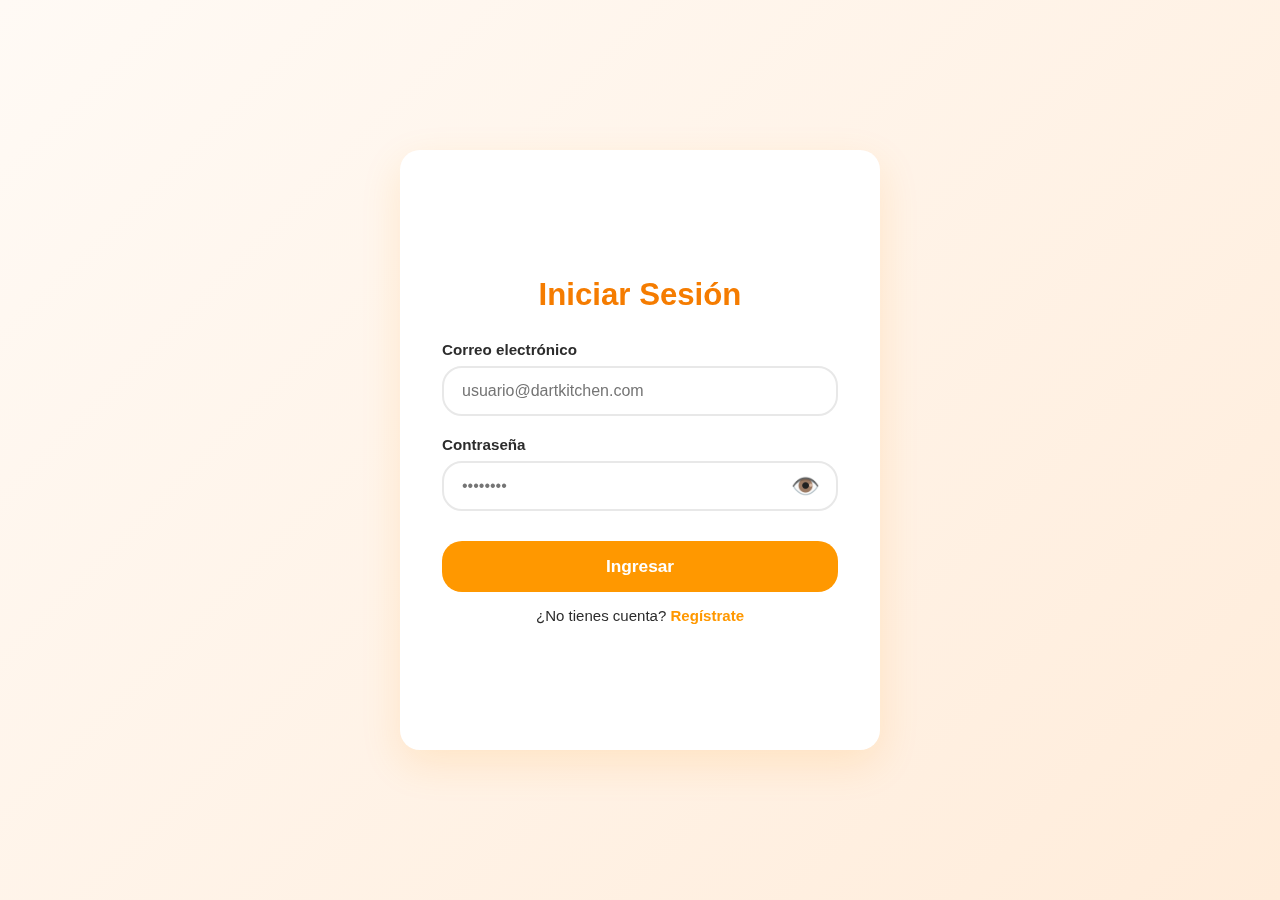
<file: src/index.html>
<!DOCTYPE html>
<html lang="es">

<head>
  <meta charset="UTF-8" />
  <meta name="viewport" content="width=device-width, initial-scale=1.0" />
  <title>Dart Kitchen - Autenticación</title>
  <link rel="stylesheet" href="css/index.css">
</head>

<body>

  <div class="flip-container">
    <div class="flipper" id="flipper">

      <!--✅ Panel: Iniciar Sesión -->
      <div class="flip-panel front">

        <h2>Iniciar Sesión</h2>

        <form id="loginForm">
          <!--✅ Email -->
          <div class="form-group">
            <label for="loginEmail">Correo electrónico</label>
            <input type="email" id="loginEmail" required placeholder="usuario@dartkitchen.com" autocomplete="off" />
            <div class="error">Por favor ingresa un correo válido.</div>
          </div>

          <!--✅ Contraseña -->
          <div class="form-group">
            <label for="loginPassword">Contraseña</label>
            <div class="password-wrapper">
              <!--✅ readonly + onfocus para evitar el ojo del navegador -->
              <input type="password" id="loginPassword" required placeholder="••••••••" autocomplete="new-password"
                readonly onfocus="this.removeAttribute('readonly');" />
              <button type="button" class="toggle-password-btn" data-target="loginPassword">👁️</button>
            </div>
            <div class="error">Email o contraseña incorrectos.</div>
          </div>

          <!--✅ Botón Ingresar -->
          <button type="submit" class="btn btn-primary">Ingresar</button>

          <!--✅ Link para cambiar a Registro -->
          <div class="switch-link">
            ¿No tienes cuenta? <a id="switchToRegister">Regístrate</a>
          </div>
        </form>
      </div>

      <!--✅ Panel: Registrarse -->
      <div class="flip-panel back">

        <h2>Crear Cuenta</h2>

        <form id="registerForm">
          <!--✅ Nombre completo -->
          <div class="form-group">
            <label for="registerName">Nombre completo</label>
            <input type="text" id="registerName" required placeholder="Tu nombre" autocomplete="off" />
            <div class="error">El nombre es obligatorio.</div>
          </div>

          <!--✅ Email -->
          <div class="form-group">
            <label for="registerEmail">Correo electrónico</label>
            <input type="email" id="registerEmail" required placeholder="tu@email.com" autocomplete="off" />
            <div class="error">Por favor ingresa un correo válido.</div>
          </div>

          <!--✅ Teléfono -->
          <div class="form-group">
            <label for="registerPhone">Teléfono</label>
            <input type="tel" id="registerPhone" required placeholder="123456789" autocomplete="off" />
            <div class="error">Ingresa un teléfono válido (mín. 7 dígitos).</div>
          </div>

          <!--✅ Contraseña con indicador de fuerza -->
          <div class="form-group">
            <label for="registerPassword">Contraseña</label>
            <div class="password-wrapper">
              <input type="password" id="registerPassword" required placeholder="••••••••" autocomplete="new-password"
                readonly onfocus="this.removeAttribute('readonly');" />
              <button type="button" class="toggle-password-btn" data-target="registerPassword">👁️</button>
            </div>
            <div class="password-strength">
              <div class="strength-bar">
                <div class="strength-fill" id="strengthFill"></div>
              </div>
              <div class="strength-text" id="strengthText">La contraseña debe tener al menos 8 caracteres, una mayúscula
                y un número.</div>
            </div>
            <div class="error">La contraseña no cumple los requisitos.</div>
          </div>

          <!--✅ Botón Registrar -->
          <button type="submit" class="btn btn-primary" id="registerSubmitBtn" disabled>Registrar</button>

          <!--✅ Link para cambiar a Iniciar Sesión -->    
          <div class="switch-link">
            ¿Ya tienes cuenta? <a id="switchToLogin">Inicia sesión</a>
          </div>
        </form>
      </div>

    </div>
  </div>

  <script src="js/index.js"></script>

</body>

</html>
</file>
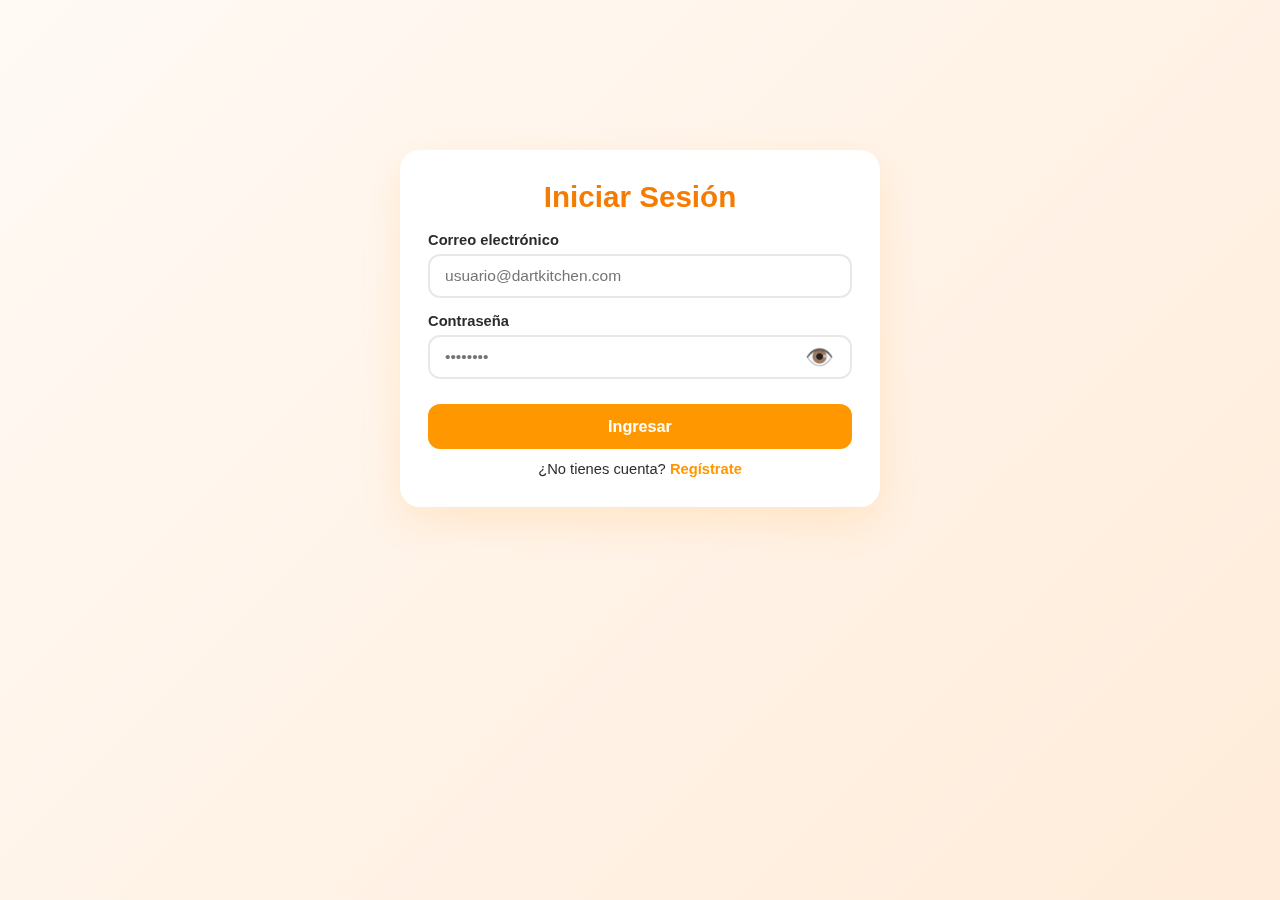
<file: Front_Presentacion/src/index.html>
<!DOCTYPE html>
<html lang="es">

<head>
  <meta charset="UTF-8" />
  <meta name="viewport" content="width=device-width, initial-scale=1.0" />
  <title>Dart Kitchen - Autenticación</title>
  <link rel="stylesheet" href="css/index.css">
</head>

<body>

  <div class="flip-container">
    <div class="flipper" id="flipper">

      <!--✅ Panel: Iniciar Sesión -->
      <div class="flip-panel front">

        <h2>Iniciar Sesión</h2>

        <form id="loginForm">
          <!--✅ Email -->
          <div class="form-group">
            <label for="loginEmail">Correo electrónico</label>
            <input type="email" id="loginEmail" required placeholder="usuario@dartkitchen.com" autocomplete="off" />
            <div class="error">Por favor ingresa un correo válido.</div>
          </div>

          <!--✅ Contraseña -->
          <div class="form-group">
            <label for="loginPassword">Contraseña</label>
            <div class="password-wrapper">
              <!--✅ readonly + onfocus para evitar el ojo del navegador -->
              <input type="password" id="loginPassword" required placeholder="••••••••" autocomplete="new-password"
                readonly onfocus="this.removeAttribute('readonly');" />
              <button type="button" class="toggle-password-btn" data-target="loginPassword">👁️</button>
            </div>
            <div class="error">Email o contraseña incorrectos.</div>
          </div>

          <!--✅ Botón Ingresar -->
          <button type="submit" class="btn btn-primary">Ingresar</button>









          <!--✅ Link para cambiar a Registro -->
          <div class="switch-link">
            ¿No tienes cuenta? <a id="switchToRegister">Regístrate</a>
          </div>
        </form>
      </div>

      <!--✅ Panel: Registrarse -->
      <div class="flip-panel back">

        <h2>Crear Cuenta</h2>

        <form id="registerForm">
          <h3>Registro de Usuario</h3>

          <div class="form-group">
            <label for="registerFirstName">Nombre</label>
            <input type="text" id="registerFirstName" required placeholder="Tu nombre" autocomplete="given-name" />
            <div class="error">El nombre es obligatorio.</div>
          </div>

          <div class="form-group">
            <label for="registerLastName">Apellido</label>
            <input type="text" id="registerLastName" required placeholder="Tu apellido" autocomplete="family-name" />
            <div class="error">El apellido es obligatorio.</div>
          </div>

          <div class="form-group">
            <label for="registerEmail">Correo electrónico</label>
            <input type="email" id="registerEmail" required placeholder="tu@email.com" autocomplete="off" />
            <div class="error">Por favor ingresa un correo válido.</div>
          </div>

          <div class="form-group">
            <label for="documentTypeId">Tipo de Documento</label>
            <select id="documentTypeId" required>
              <option value="" disabled selected>Selecciona tipo</option>
              <option value="1">DNI</option>
              <option value="2">Carnet de Extranjería</option>
              <option value="3">Pasaporte</option>
            </select>
            <div class="error">Selecciona un tipo de documento.</div>
          </div>

          <div class="form-group">
            <label for="nroDocument">Número de Documento</label>
            <input type="text" id="nroDocument" required placeholder="Nro. Documento" autocomplete="off" />
            <div class="error">Ingresa un número de documento válido.</div>
          </div>

          <div class="form-group">
            <label for="registerPassword">Contraseña</label>
            <div class="password-wrapper">
              <input type="password" id="registerPassword" required placeholder="••••••••" autocomplete="new-password"
                readonly onfocus="this.removeAttribute('readonly');" />
              <button type="button" class="toggle-password-btn" data-target="registerPassword">👁️</button>
            </div>
            <div class="password-strength">
              <div class="strength-bar">
                <div class="strength-fill" id="strengthFill"></div>
              </div>
              <div class="strength-text" id="strengthText">La contraseña debe tener al menos 8 caracteres, una mayúscula
                y un número.</div>
            </div>
            <div class="error">La contraseña no cumple los requisitos.</div>
          </div>


          <button type="submit" class="btn btn-primary" id="registerSubmitBtn" disabled>Registrar</button>
        </form>
        <!--✅ Link para cambiar a Iniciar Sesión -->
        <div class="switch-link">
          ¿Ya tienes cuenta? <a id="switchToLogin">Inicia sesión</a>
        </div>
        </form>
      </div>

    </div>
  </div>

  <script src="js/index.js"></script>
  <script src="js/registro.js"></script>

</body>

</html>
</file>
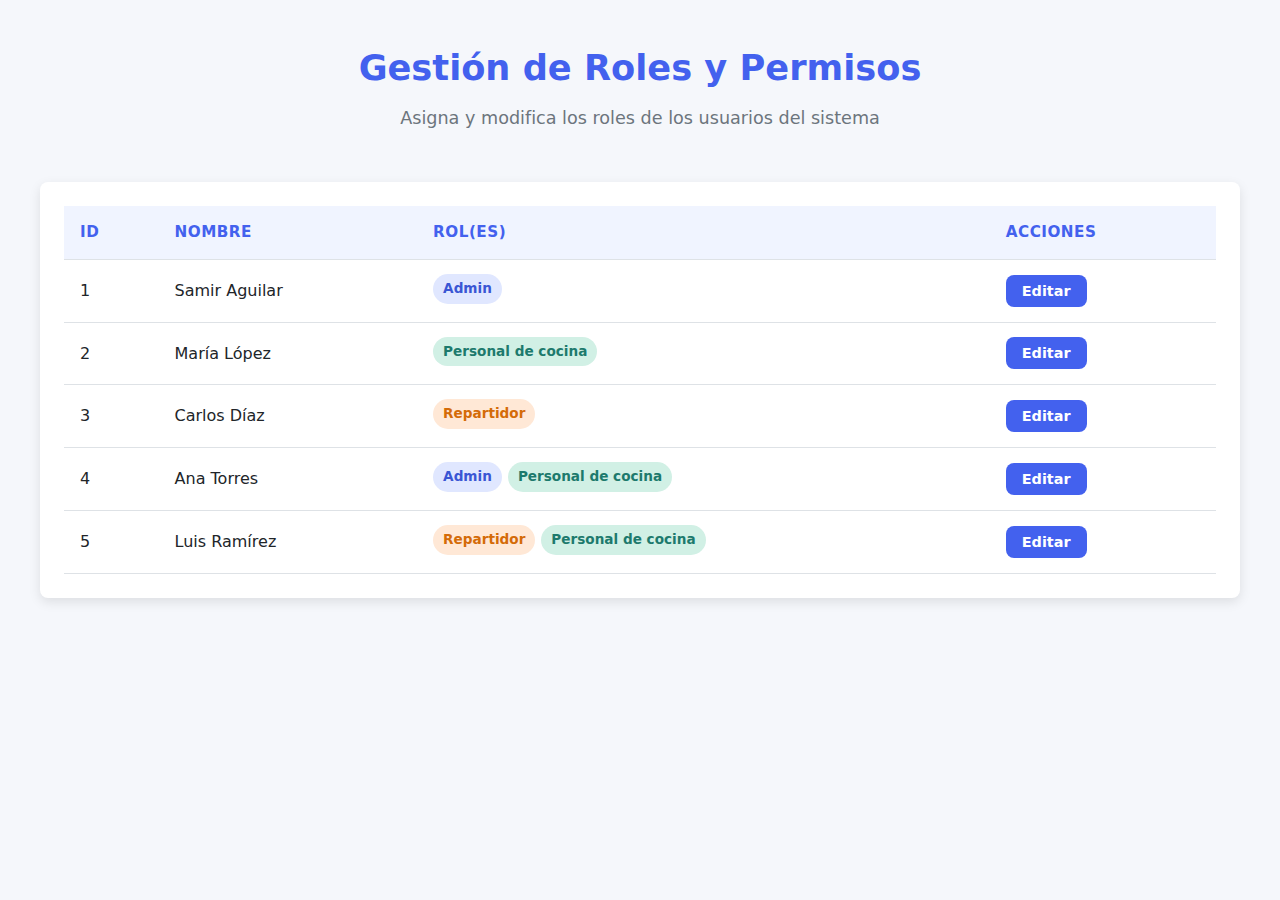
<file: gestion_roles(revision).html>
<!DOCTYPE html>
<html lang="es">
<head>
  <meta charset="UTF-8" />
  <meta name="viewport" content="width=device-width, initial-scale=1.0"/>
  <title>Gestión de Roles y Permisos</title>
  <style>
    :root {
      --primary: #4361ee;
      --primary-dark: #3a56d4;
      --danger: #e63946;
      --success: #2a9d8f;
      --light: #f8f9fa;
      --dark: #212529;
      --gray: #6c757d;
      --border: #dee2e6;
      --shadow: 0 4px 12px rgba(0,0,0,0.1);
      --radius: 8px;
      --transition: all 0.3s ease;
    }

    * {
      margin: 0;
      padding: 0;
      box-sizing: border-box;
      font-family: 'Segoe UI', system-ui, sans-serif;
    }

    body {
      background-color: #f5f7fb;
      color: var(--dark);
      line-height: 1.6;
      padding: 20px;
    }

    .container {
      max-width: 1200px;
      margin: 0 auto;
    }

    header {
      text-align: center;
      margin-bottom: 30px;
      padding: 20px 0;
    }

    h1 {
      font-size: 2.2rem;
      color: var(--primary);
      margin-bottom: 8px;
    }

    .subtitle {
      color: var(--gray);
      font-size: 1.1rem;
    }

    .card {
      background: white;
      border-radius: var(--radius);
      box-shadow: var(--shadow);
      padding: 24px;
      margin-bottom: 30px;
    }

    .table-container {
      overflow-x: auto;
    }

    table {
      width: 100%;
      border-collapse: collapse;
      min-width: 600px;
    }

    th, td {
      padding: 14px 16px;
      text-align: left;
      border-bottom: 1px solid var(--border);
    }

    th {
      background-color: #f0f4ff;
      color: var(--primary);
      font-weight: 600;
      font-size: 0.95rem;
      text-transform: uppercase;
      letter-spacing: 0.5px;
    }

    tr:hover td {
      background-color: #f9fbff;
    }

    .role-badge {
      display: inline-block;
      padding: 4px 10px;
      border-radius: 20px;
      font-size: 0.85rem;
      font-weight: 600;
      margin-right: 6px;
      margin-bottom: 4px;
    }

    .role-admin { background-color: #e0e7ff; color: var(--primary-dark); }
    .role-kitchen { background-color: #d1f0e5; color: #1d7a6d; }
    .role-delivery { background-color: #ffe8d6; color: #d46b08; }

    .btn {
      padding: 8px 16px;
      border: none;
      border-radius: var(--radius);
      font-weight: 600;
      cursor: pointer;
      transition: var(--transition);
      font-size: 0.9rem;
    }

    .btn-edit {
      background-color: var(--primary);
      color: white;
    }

    .btn-edit:hover {
      background-color: var(--primary-dark);
    }

    .btn-success {
      background-color: var(--success);
      color: white;
    }

    .btn-success:hover {
      background-color: #21867a;
    }

    .btn-secondary {
      background-color: #e9ecef;
      color: var(--dark);
    }

    .btn-secondary:hover {
      background-color: #d9d9d9;
    }

    /* Modal */
    .modal-overlay {
      position: fixed;
      top: 0;
      left: 0;
      width: 100%;
      height: 100%;
      background: rgba(0,0,0,0.5);
      display: flex;
      justify-content: center;
      align-items: center;
      z-index: 1000;
      opacity: 0;
      visibility: hidden;
      transition: var(--transition);
    }

    .modal-overlay.active {
      opacity: 1;
      visibility: visible;
    }

    .modal {
      background: white;
      border-radius: var(--radius);
      width: 90%;
      max-width: 500px;
      padding: 30px;
      box-shadow: 0 10px 30px rgba(0,0,0,0.2);
      transform: translateY(-20px);
      transition: var(--transition);
    }

    .modal-overlay.active .modal {
      transform: translateY(0);
    }

    .modal-header {
      margin-bottom: 20px;
    }

    .modal h2 {
      font-size: 1.5rem;
      color: var(--primary);
    }

    .form-group {
      margin-bottom: 18px;
    }

    .form-group label {
      display: block;
      margin-bottom: 8px;
      font-weight: 600;
      color: var(--dark);
    }

    .checkbox-group {
      display: flex;
      flex-wrap: wrap;
      gap: 12px;
    }

    .checkbox-item {
      display: flex;
      align-items: center;
      gap: 6px;
    }

    .checkbox-item input {
      accent-color: var(--primary);
    }

    .modal-actions {
      display: flex;
      justify-content: flex-end;
      gap: 12px;
      margin-top: 20px;
    }

    /* Toast para mensajes */
    .toast {
      position: fixed;
      bottom: 20px;
      right: 20px;
      background: var(--success);
      color: white;
      padding: 14px 20px;
      border-radius: var(--radius);
      box-shadow: var(--shadow);
      transform: translateY(100px);
      opacity: 0;
      transition: var(--transition);
      z-index: 2000;
    }

    .toast.show {
      transform: translateY(0);
      opacity: 1;
    }

    /* Responsive */
    @media (max-width: 768px) {
      body {
        padding: 12px;
      }

      .card {
        padding: 16px;
      }

      th, td {
        padding: 10px 12px;
        font-size: 0.9rem;
      }

      .modal {
        width: 95%;
        padding: 20px;
      }
    }
  </style>
</head>
<body>
  <div class="container">
    <header>
      <h1>Gestión de Roles y Permisos</h1>
      <p class="subtitle">Asigna y modifica los roles de los usuarios del sistema</p>
    </header>

    <main class="card">
      <div class="table-container">
        <table id="usersTable">
          <thead>
            <tr>
              <th>ID</th>
              <th>Nombre</th>
              <th>Rol(es)</th>
              <th>Acciones</th>
            </tr>
          </thead>
          <tbody id="usersTableBody">
            <!-- Se llenará con JavaScript -->
          </tbody>
        </table>
      </div>
    </main>
  </div>

  <!-- Modal de edición -->
  <div class="modal-overlay" id="editModal">
    <div class="modal">
      <div class="modal-header">
        <h2>Editar Roles de <span id="editUserName"></span></h2>
      </div>
      <form id="editForm">
        <input type="hidden" id="editUserId" />
        <div class="form-group">
          <label>Roles asignados:</label>
          <div class="checkbox-group" id="roleCheckboxes">
            <!-- Se generará dinámicamente -->
          </div>
        </div>
        <div class="modal-actions">
          <button type="button" class="btn btn-secondary" id="cancelEdit">Cancelar</button>
          <button type="submit" class="btn btn-success">Guardar Cambios</button>
        </div>
      </form>
    </div>
  </div>

  <!-- Toast de éxito -->
  <div class="toast" id="toast">Roles actualizados correctamente</div>

  <script>
    // Datos mock de usuarios
    let users = [
      { id: 1, name: "Samir Aguilar", roles: ["Admin"] },
      { id: 2, name: "María López", roles: ["Personal de cocina"] },
      { id: 3, name: "Carlos Díaz", roles: ["Repartidor"] },
      { id: 4, name: "Ana Torres", roles: ["Admin", "Personal de cocina"] },
      { id: 5, name: "Luis Ramírez", roles: ["Repartidor", "Personal de cocina"] }
    ];

    const availableRoles = ["Admin", "Personal de cocina", "Repartidor"];

    // Función para renderizar la tabla
    function renderTable() {
      const tbody = document.getElementById('usersTableBody');
      tbody.innerHTML = '';

      users.forEach(user => {
        const row = document.createElement('tr');

        // Roles como badges
        let rolesHtml = '';
        user.roles.forEach(role => {
          let className = '';
          if (role === "Admin") className = "role-admin";
          else if (role === "Personal de cocina") className = "role-kitchen";
          else if (role === "Repartidor") className = "role-delivery";
          rolesHtml += `<span class="role-badge ${className}">${role}</span>`;
        });

        row.innerHTML = `
          <td>${user.id}</td>
          <td>${user.name}</td>
          <td>${rolesHtml}</td>
          <td>
            <button class="btn btn-edit edit-btn" data-id="${user.id}">Editar</button>
          </td>
        `;
        tbody.appendChild(row);
      });

      // Asignar eventos
      document.querySelectorAll('.edit-btn').forEach(btn => {
        btn.addEventListener('click', () => openEditModal(btn.dataset.id));
      });
    }

    // Abrir modal de edición
    function openEditModal(userId) {
      const user = users.find(u => u.id == userId);
      if (!user) return;

      document.getElementById('editUserId').value = user.id;
      document.getElementById('editUserName').textContent = user.name;

      const checkboxesContainer = document.getElementById('roleCheckboxes');
      checkboxesContainer.innerHTML = '';

      availableRoles.forEach(role => {
        const isChecked = user.roles.includes(role);
        const div = document.createElement('div');
        div.className = 'checkbox-item';
        div.innerHTML = `
          <input type="checkbox" id="role-${role}" name="roles" value="${role}" ${isChecked ? 'checked' : ''}>
          <label for="role-${role}">${role}</label>
        `;
        checkboxesContainer.appendChild(div);
      });

      document.getElementById('editModal').classList.add('active');
    }

    // Cerrar modal
    function closeEditModal() {
      document.getElementById('editModal').classList.remove('active');
    }

    // Mostrar toast
    function showToast(message = "Roles actualizados correctamente") {
      const toast = document.getElementById('toast');
      toast.textContent = message;
      toast.classList.add('show');
      setTimeout(() => {
        toast.classList.remove('show');
      }, 3000);
    }

    // Simular restricción de acceso
    function checkAccess(role) {
      if (role !== "Admin") {
        // Simulamos redirección o error 403
        alert("Acceso denegado (403). No tienes permisos para ver el Dashboard de Reportes.");
        // En una app real: window.location.href = "error-403.html" o similar
      } else {
        alert("Acceso permitido al Dashboard de Reportes.");
      }
    }

    // Eventos
    document.getElementById('cancelEdit').addEventListener('click', closeEditModal);

    document.getElementById('editForm').addEventListener('submit', function(e) {
      e.preventDefault();

      const userId = document.getElementById('editUserId').value;
      const selectedRoles = Array.from(document.querySelectorAll('input[name="roles"]:checked'))
                                 .map(cb => cb.value);

      if (selectedRoles.length === 0) {
        alert("Debe seleccionar al menos un rol.");
        return;
      }

      // Actualizar usuario
      const userIndex = users.findIndex(u => u.id == userId);
      if (userIndex !== -1) {
        users[userIndex].roles = selectedRoles;
        renderTable();
        closeEditModal();
        showToast();
      }
    });

    // Ejemplo de prueba de acceso (simulado)
    // En una implementación real, esto estaría en otra página o se activaría por URL
    // Aquí lo dejamos comentado pero funcional para demostración
    /*
    document.querySelector('.card').insertAdjacentHTML('beforeend', `
      <div style="margin-top:20px; padding-top:20px; border-top:1px solid #eee;">
        <p><strong>Prueba de acceso al Dashboard de Reportes:</strong></p>
        <button class="btn btn-secondary" onclick="checkAccess('Personal de cocina')">Acceder como Personal de cocina</button>
        <button class="btn btn-edit" onclick="checkAccess('Admin')">Acceder como Admin</button>
      </div>
    `);
    */

    // Cargar tabla inicial
    renderTable();
  </script>
</body>
</html>
</file>
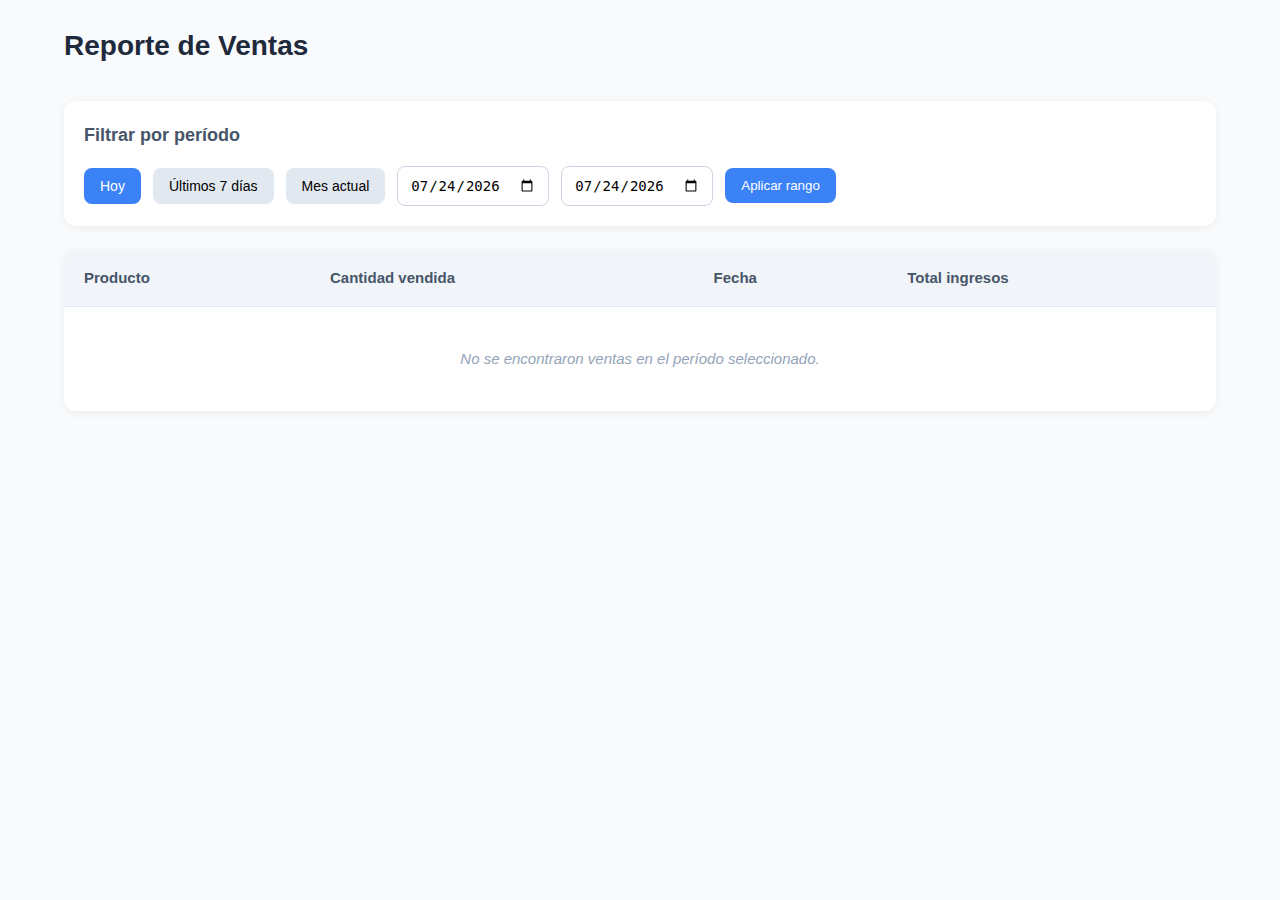
<file: reporte_ventas(revision).html>
<!DOCTYPE html>
<html lang="es">
<head>
  <meta charset="UTF-8" />
  <meta name="viewport" content="width=device-width, initial-scale=1.0" />
  <title>Reporte de Ventas - Dashboard</title>
  <style>
    /* Reset y base */
    * {
      margin: 0;
      padding: 0;
      box-sizing: border-box;
    }

    body {
      font-family: 'Segoe UI', Tahoma, Geneva, Verdana, sans-serif;
      background-color: #f8fafc;
      color: #334155;
      line-height: 1.6;
    }

    .dashboard-container {
      max-width: 1200px;
      margin: 0 auto;
      padding: 24px;
    }

    header {
      margin-bottom: 32px;
    }

    h1 {
      font-size: 28px;
      font-weight: 700;
      color: #1e293b;
    }

    /* Filtros */
    .filters-section {
      background: #fff;
      padding: 20px;
      border-radius: 12px;
      box-shadow: 0 2px 8px rgba(0, 0, 0, 0.06);
      margin-bottom: 24px;
    }

    .filters-title {
      font-size: 18px;
      font-weight: 600;
      margin-bottom: 16px;
      color: #475569;
    }

    .filter-controls {
      display: flex;
      flex-wrap: wrap;
      gap: 12px;
      align-items: center;
    }

    .filter-btn {
      padding: 10px 16px;
      background-color: #e2e8f0;
      border: none;
      border-radius: 8px;
      font-size: 14px;
      font-weight: 500;
      cursor: pointer;
      transition: background-color 0.2s;
    }

    .filter-btn:hover {
      background-color: #cbd5e1;
    }

    .filter-btn.active {
      background-color: #3b82f6;
      color: white;
    }

    .date-input {
      padding: 10px 12px;
      border: 1px solid #cbd5e1;
      border-radius: 8px;
      font-size: 14px;
    }

    .apply-range-btn {
      padding: 10px 16px;
      background-color: #3b82f6;
      color: white;
      border: none;
      border-radius: 8px;
      font-weight: 500;
      cursor: pointer;
      transition: background-color 0.2s;
    }

    .apply-range-btn:hover {
      background-color: #2563eb;
    }

    /* Contenedor de la tabla */
    .report-table-container {
      background: #fff;
      border-radius: 12px;
      box-shadow: 0 2px 8px rgba(0, 0, 0, 0.06);
      overflow: hidden;
    }

    .table-wrapper {
      /* Altura fija, scroll solo si es necesario */
      max-height: 600px;
      overflow-y: auto; /* ← Aparece SOLO cuando el contenido excede */
      overflow-x: hidden;
    }

    table {
      width: 100%;
      border-collapse: collapse;
    }

    thead {
      position: sticky;
      top: 0;
      background-color: #f1f5f9;
      z-index: 10;
    }

    th {
      padding: 16px 20px;
      text-align: left;
      font-weight: 600;
      color: #475569;
      font-size: 15px;
    }

    td {
      padding: 14px 20px;
      border-top: 1px solid #e2e8f0;
      font-size: 15px;
    }

    tr:hover {
      background-color: #f8fafc;
    }

    .revenue-cell {
      font-weight: 600;
      color: #0d9488;
    }

    .date-cell {
      color: #64748b;
      font-size: 14px;
    }

    .no-data {
      text-align: center;
      padding: 40px;
      color: #94a3b8;
      font-style: italic;
    }

    /* Estilo de la barra de desplazamiento (solo visible cuando aparece) */
    .table-wrapper::-webkit-scrollbar {
      width: 12px;
    }

    .table-wrapper::-webkit-scrollbar-track {
      background: #f1f5f9;
      border-radius: 6px;
    }

    .table-wrapper::-webkit-scrollbar-thumb {
      background-color: #94a3b8;
      border-radius: 6px;
      border: 3px solid #f1f5f9;
    }

    .table-wrapper::-webkit-scrollbar-thumb:hover {
      background-color: #64748b;
    }

    /* Soporte para Firefox */
    .table-wrapper {
      scrollbar-width: thin;
      scrollbar-color: #94a3b8 #f1f5f9;
    }

    /* Responsive */
    @media (max-width: 768px) {
      .dashboard-container {
        padding: 16px;
      }

      .filter-controls {
        flex-direction: column;
        align-items: stretch;
      }

      .date-input,
      .filter-btn,
      .apply-range-btn {
        width: 100%;
      }

      th,
      td {
        padding: 12px 16px;
        font-size: 14px;
      }

      .table-wrapper {
        max-height: 500px;
      }
    }
  </style>
</head>
<body>
  <div class="dashboard-container">
    <header>
      <h1>Reporte de Ventas</h1>
    </header>

    <section class="filters-section">
      <div class="filters-title">Filtrar por período</div>
      <div class="filter-controls">
        <button class="filter-btn active" data-filter="today">Hoy</button>
        <button class="filter-btn" data-filter="last7">Últimos 7 días</button>
        <button class="filter-btn" data-filter="month">Mes actual</button>
        <input type="date" id="start-date" class="date-input" />
        <input type="date" id="end-date" class="date-input" />
        <button id="apply-range" class="apply-range-btn">Aplicar rango</button>
      </div>
    </section>

    <section class="report-table-container">
      <div class="table-wrapper">
        <table id="sales-report">
          <thead>
            <tr>
              <th>Producto</th>
              <th>Cantidad vendida</th>
              <th>Fecha</th>
              <th>Total ingresos</th>
            </tr>
          </thead>
          <tbody id="report-body">
            <!-- Los datos se cargarán dinámicamente -->
          </tbody>
        </table>
      </div>
    </section>
  </div>

  <script>
    // === DATOS SIMULADOS ===
    const mockSalesData = [
      { product: "Hamburguesa Doble", quantity: 85, revenue: 2125.00, date: "2025-11-14" },
      { product: "Papas Fritas Grandes", quantity: 150, revenue: 1125.00, date: "2025-11-14" },
      { product: "Gaseosa 1L", quantity: 120, revenue: 840.00, date: "2025-11-14" },
      { product: "Ensalada César", quantity: 45, revenue: 675.00, date: "2025-11-14" },
      { product: "Hamburguesa Clásica", quantity: 200, revenue: 3000.00, date: "2025-11-13" },
      { product: "Milkshake Fresa", quantity: 70, revenue: 525.00, date: "2025-11-12" },
      { product: "Papas Fritas Pequeñas", quantity: 180, revenue: 630.00, date: "2025-11-11" },
      { product: "Hamburguesa Vegetariana", quantity: 30, revenue: 450.00, date: "2025-11-10" },
      { product: "Gaseosa 500ml", quantity: 200, revenue: 700.00, date: "2025-11-09" },
      { product: "Brownie con Helado", quantity: 60, revenue: 600.00, date: "2025-11-08" },
      { product: "Agua Mineral", quantity: 250, revenue: 375.00, date: "2025-11-07" },
      { product: "Hamburguesa Doble", quantity: 50, revenue: 1250.00, date: "2025-11-01" },
      { product: "Papas Fritas Grandes", quantity: 90, revenue: 675.00, date: "2025-10-28" },
      { product: "Milkshake Chocolate", quantity: 55, revenue: 412.50, date: "2025-10-25" },
      { product: "Té Helado", quantity: 40, revenue: 280.00, date: "2025-10-20" },
      { product: "Alitas BBQ", quantity: 35, revenue: 525.00, date: "2025-10-18" },
      { product: "Sándwich de Pollo", quantity: 60, revenue: 720.00, date: "2025-10-15" },
      { product: "Refresco Natural", quantity: 100, revenue: 300.00, date: "2025-10-10" },
      { product: "Postre de Chocolate", quantity: 25, revenue: 250.00, date: "2025-10-05" },
      { product: "Jugo de Naranja", quantity: 70, revenue: 420.00, date: "2025-10-01" }
    ];

    // === REFERENCIAS DOM ===
    const filterButtons = document.querySelectorAll('.filter-btn[data-filter]');
    const startDateInput = document.getElementById('start-date');
    const endDateInput = document.getElementById('end-date');
    const applyRangeButton = document.getElementById('apply-range');
    const reportBody = document.getElementById('report-body');

    // === UTILIDADES ===
    function formatDateISO(date) {
      return date.toISOString().split('T')[0];
    }

    function parseDate(dateStr) {
      return new Date(dateStr);
    }

    function formatCurrency(amount) {
      return `S/. ${amount.toFixed(2)}`;
    }

    function formatDateForDisplay(dateStr) {
      const options = { year: 'numeric', month: 'short', day: 'numeric' };
      return new Date(dateStr).toLocaleDateString('es-ES', options);
    }

    // === FILTRADO Y AGRUPACIÓN ===
    function filterSalesByDateRange(startDate, endDate) {
      return mockSalesData.filter(sale => {
        const saleDate = parseDate(sale.date);
        return saleDate >= startDate && saleDate <= endDate;
      });
    }

    function aggregateSalesByProduct(sales) {
      const productMap = {};

      sales.forEach(sale => {
        if (!productMap[sale.product]) {
          productMap[sale.product] = {
            product: sale.product,
            quantity: 0,
            revenue: 0,
            latestDate: sale.date
          };
        }
        productMap[sale.product].quantity += sale.quantity;
        productMap[sale.product].revenue += sale.revenue;
        if (parseDate(sale.date) > parseDate(productMap[sale.product].latestDate)) {
          productMap[sale.product].latestDate = sale.date;
        }
      });

      return Object.values(productMap)
        .sort((a, b) => b.revenue - a.revenue);
    }

    // === RENDERIZADO ===
    function renderReport(sales) {
      if (sales.length === 0) {
        reportBody.innerHTML = `<tr><td colspan="4" class="no-data">No se encontraron ventas en el período seleccionado.</td></tr>`;
        return;
      }

      reportBody.innerHTML = sales.map(item => `
        <tr>
          <td>${item.product}</td>
          <td>${item.quantity} unidades</td>
          <td class="date-cell">${formatDateForDisplay(item.latestDate)}</td>
          <td class="revenue-cell">${formatCurrency(item.revenue)}</td>
        </tr>
      `).join('');
    }

    // === APLICAR FILTROS ===
    function applyFilter(filterType) {
      filterButtons.forEach(btn => btn.classList.remove('active'));

      let filteredSales = [];
      const now = new Date();

      if (filterType === 'today') {
        const today = formatDateISO(now);
        filteredSales = filterSalesByDateRange(parseDate(today), parseDate(today));
        document.querySelector('.filter-btn[data-filter="today"]').classList.add('active');
      } 
      else if (filterType === 'last7') {
        const endDate = new Date(now);
        const startDate = new Date(now);
        startDate.setDate(startDate.getDate() - 6);
        filteredSales = filterSalesByDateRange(startDate, endDate);
        document.querySelector('.filter-btn[data-filter="last7"]').classList.add('active');
      } 
      else if (filterType === 'month') {
        const year = now.getFullYear();
        const month = now.getMonth();
        const startDate = new Date(year, month, 1);
        const endDate = new Date(year, month + 1, 0);
        filteredSales = filterSalesByDateRange(startDate, endDate);
        document.querySelector('.filter-btn[data-filter="month"]').classList.add('active');
      } 
      else if (filterType === 'custom') {
        const startStr = startDateInput.value;
        const endStr = endDateInput.value;

        if (!startStr || !endStr) {
          alert("Por favor seleccione ambas fechas.");
          return;
        }

        const startDate = parseDate(startStr);
        const endDate = parseDate(endStr);

        if (startDate > endDate) {
          alert("La fecha de inicio no puede ser posterior a la fecha de fin.");
          return;
        }

        filteredSales = filterSalesByDateRange(startDate, endDate);
      }

      const aggregated = aggregateSalesByProduct(filteredSales);
      renderReport(aggregated);
    }

    // === INICIALIZACIÓN ===
    function init() {
      const today = new Date();
      startDateInput.value = formatDateISO(today);
      endDateInput.value = formatDateISO(today);

      filterButtons.forEach(btn => {
        btn.addEventListener('click', () => {
          applyFilter(btn.dataset.filter);
        });
      });

      applyRangeButton.addEventListener('click', () => {
        applyFilter('custom');
      });

      applyFilter('today');
    }

    document.addEventListener('DOMContentLoaded', init);
  </script>
</body>
</html>
</file>
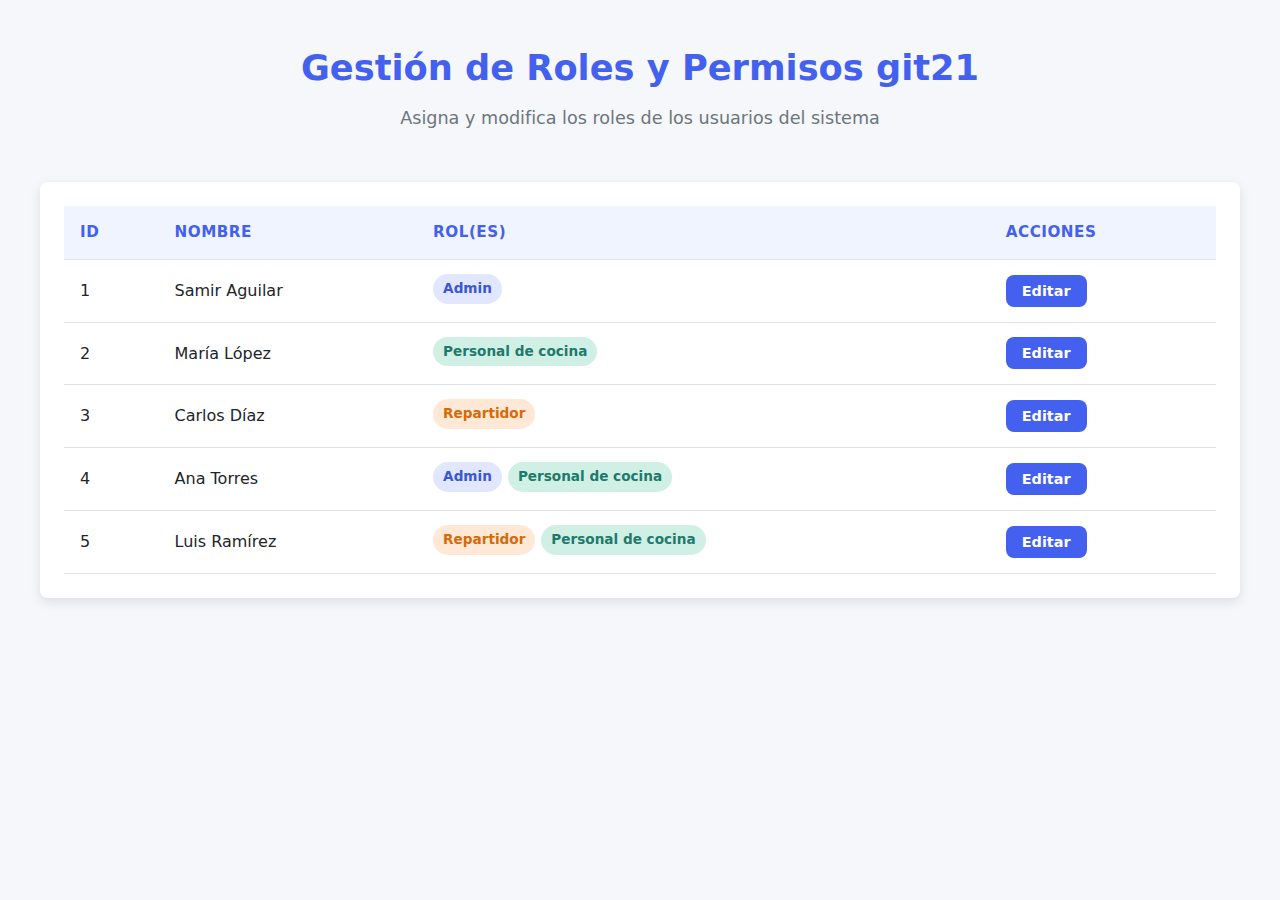
<file: Front_Presentacion/gestion_roles(revision).html>
<!DOCTYPE html>
<html lang="es">
<head>
  <meta charset="UTF-8" />
  <meta name="viewport" content="width=device-width, initial-scale=1.0"/>
  <title>Gestión de Roles y Permisos</title>
  <style>
    :root {
      --primary: #4361ee;
      --primary-dark: #3a56d4;
      --danger: #e63946;
      --success: #2a9d8f;
      --light: #f8f9fa;
      --dark: #212529;
      --gray: #6c757d;
      --border: #dee2e6;
      --shadow: 0 4px 12px rgba(0,0,0,0.1);
      --radius: 8px;
      --transition: all 0.3s ease;
    }

    * {
      margin: 0;
      padding: 0;
      box-sizing: border-box;
      font-family: 'Segoe UI', system-ui, sans-serif;
    }

    body {
      background-color: #f5f7fb;
      color: var(--dark);
      line-height: 1.6;
      padding: 20px;
    }

    .container {
      max-width: 1200px;
      margin: 0 auto;
    }

    header {
      text-align: center;
      margin-bottom: 30px;
      padding: 20px 0;
    }

    h1 {
      font-size: 2.2rem;
      color: var(--primary);
      margin-bottom: 8px;
    }

    .subtitle {
      color: var(--gray);
      font-size: 1.1rem;
    }

    .card {
      background: white;
      border-radius: var(--radius);
      box-shadow: var(--shadow);
      padding: 24px;
      margin-bottom: 30px;
    }

    .table-container {
      overflow-x: auto;
    }

    table {
      width: 100%;
      border-collapse: collapse;
      min-width: 600px;
    }

    th, td {
      padding: 14px 16px;
      text-align: left;
      border-bottom: 1px solid var(--border);
    }

    th {
      background-color: #f0f4ff;
      color: var(--primary);
      font-weight: 600;
      font-size: 0.95rem;
      text-transform: uppercase;
      letter-spacing: 0.5px;
    }

    tr:hover td {
      background-color: #f9fbff;
    }

    .role-badge {
      display: inline-block;
      padding: 4px 10px;
      border-radius: 20px;
      font-size: 0.85rem;
      font-weight: 600;
      margin-right: 6px;
      margin-bottom: 4px;
    }

    .role-admin { background-color: #e0e7ff; color: var(--primary-dark); }
    .role-kitchen { background-color: #d1f0e5; color: #1d7a6d; }
    .role-delivery { background-color: #ffe8d6; color: #d46b08; }

    .btn {
      padding: 8px 16px;
      border: none;
      border-radius: var(--radius);
      font-weight: 600;
      cursor: pointer;
      transition: var(--transition);
      font-size: 0.9rem;
    }

    .btn-edit {
      background-color: var(--primary);
      color: white;
    }

    .btn-edit:hover {
      background-color: var(--primary-dark);
    }

    .btn-success {
      background-color: var(--success);
      color: white;
    }

    .btn-success:hover {
      background-color: #21867a;
    }

    .btn-secondary {
      background-color: #e9ecef;
      color: var(--dark);
    }

    .btn-secondary:hover {
      background-color: #d9d9d9;
    }

    /* Modal */
    .modal-overlay {
      position: fixed;
      top: 0;
      left: 0;
      width: 100%;
      height: 100%;
      background: rgba(0,0,0,0.5);
      display: flex;
      justify-content: center;
      align-items: center;
      z-index: 1000;
      opacity: 0;
      visibility: hidden;
      transition: var(--transition);
    }

    .modal-overlay.active {
      opacity: 1;
      visibility: visible;
    }

    .modal {
      background: white;
      border-radius: var(--radius);
      width: 90%;
      max-width: 500px;
      padding: 30px;
      box-shadow: 0 10px 30px rgba(0,0,0,0.2);
      transform: translateY(-20px);
      transition: var(--transition);
    }

    .modal-overlay.active .modal {
      transform: translateY(0);
    }

    .modal-header {
      margin-bottom: 20px;
    }

    .modal h2 {
      font-size: 1.5rem;
      color: var(--primary);
    }

    .form-group {
      margin-bottom: 18px;
    }

    .form-group label {
      display: block;
      margin-bottom: 8px;
      font-weight: 600;
      color: var(--dark);
    }

    .checkbox-group {
      display: flex;
      flex-wrap: wrap;
      gap: 12px;
    }

    .checkbox-item {
      display: flex;
      align-items: center;
      gap: 6px;
    }

    .checkbox-item input {
      accent-color: var(--primary);
    }

    .modal-actions {
      display: flex;
      justify-content: flex-end;
      gap: 12px;
      margin-top: 20px;
    }

    /* Toast para mensajes */
    .toast {
      position: fixed;
      bottom: 20px;
      right: 20px;
      background: var(--success);
      color: white;
      padding: 14px 20px;
      border-radius: var(--radius);
      box-shadow: var(--shadow);
      transform: translateY(100px);
      opacity: 0;
      transition: var(--transition);
      z-index: 2000;
    }

    .toast.show {
      transform: translateY(0);
      opacity: 1;
    }

    /* Responsive */
    @media (max-width: 768px) {
      body {
        padding: 12px;
      }

      .card {
        padding: 16px;
      }

      th, td {
        padding: 10px 12px;
        font-size: 0.9rem;
      }

      .modal {
        width: 95%;
        padding: 20px;
      }
    }
  </style>
</head>
<body>
  <div class="container">
    <header>
      <h1>Gestión de Roles y Permisos git21</h1>
      <p class="subtitle">Asigna y modifica los roles de los usuarios del sistema</p>
    </header>

    <main class="card">
      <div class="table-container">
        <table id="usersTable">
          <thead>
            <tr>
              <th>ID</th>
              <th>Nombre</th>
              <th>Rol(es)</th>
              <th>Acciones</th>
            </tr>
          </thead>
          <tbody id="usersTableBody">
            <!-- Se llenará con JavaScript -->
          </tbody>
        </table>
      </div>
    </main>
  </div>

  <!-- Modal de edición -->
  <div class="modal-overlay" id="editModal">
    <div class="modal">
      <div class="modal-header">
        <h2>Editar Roles de <span id="editUserName"></span></h2>
      </div>
      <form id="editForm">
        <input type="hidden" id="editUserId" />
        <div class="form-group">
          <label>Roles asignados:</label>
          <div class="checkbox-group" id="roleCheckboxes">
            <!-- Se generará dinámicamente -->
          </div>
        </div>
        <div class="modal-actions">
          <button type="button" class="btn btn-secondary" id="cancelEdit">Cancelar</button>
          <button type="submit" class="btn btn-success">Guardar Cambios</button>
        </div>
      </form>
    </div>
  </div>

  <!-- Toast de éxito -->
  <div class="toast" id="toast">Roles actualizados correctamente</div>

  <script>
    // Datos mock de usuarios
    let users = [
      { id: 1, name: "Samir Aguilar", roles: ["Admin"] },
      { id: 2, name: "María López", roles: ["Personal de cocina"] },
      { id: 3, name: "Carlos Díaz", roles: ["Repartidor"] },
      { id: 4, name: "Ana Torres", roles: ["Admin", "Personal de cocina"] },
      { id: 5, name: "Luis Ramírez", roles: ["Repartidor", "Personal de cocina"] }
    ];

    const availableRoles = ["Admin", "Personal de cocina", "Repartidor"];

    // Función para renderizar la tabla
    function renderTable() {
      const tbody = document.getElementById('usersTableBody');
      tbody.innerHTML = '';

      users.forEach(user => {
        const row = document.createElement('tr');

        // Roles como badges
        let rolesHtml = '';
        user.roles.forEach(role => {
          let className = '';
          if (role === "Admin") className = "role-admin";
          else if (role === "Personal de cocina") className = "role-kitchen";
          else if (role === "Repartidor") className = "role-delivery";
          rolesHtml += `<span class="role-badge ${className}">${role}</span>`;
        });

        row.innerHTML = `
          <td>${user.id}</td>
          <td>${user.name}</td>
          <td>${rolesHtml}</td>
          <td>
            <button class="btn btn-edit edit-btn" data-id="${user.id}">Editar</button>
          </td>
        `;
        tbody.appendChild(row);
      });

      // Asignar eventos
      document.querySelectorAll('.edit-btn').forEach(btn => {
        btn.addEventListener('click', () => openEditModal(btn.dataset.id));
      });
    }

    // Abrir modal de edición
    function openEditModal(userId) {
      const user = users.find(u => u.id == userId);
      if (!user) return;

      document.getElementById('editUserId').value = user.id;
      document.getElementById('editUserName').textContent = user.name;

      const checkboxesContainer = document.getElementById('roleCheckboxes');
      checkboxesContainer.innerHTML = '';

      availableRoles.forEach(role => {
        const isChecked = user.roles.includes(role);
        const div = document.createElement('div');
        div.className = 'checkbox-item';
        div.innerHTML = `
          <input type="checkbox" id="role-${role}" name="roles" value="${role}" ${isChecked ? 'checked' : ''}>
          <label for="role-${role}">${role}</label>
        `;
        checkboxesContainer.appendChild(div);
      });

      document.getElementById('editModal').classList.add('active');
    }

    // Cerrar modal
    function closeEditModal() {
      document.getElementById('editModal').classList.remove('active');
    }

    // Mostrar toast
    function showToast(message = "Roles actualizados correctamente") {
      const toast = document.getElementById('toast');
      toast.textContent = message;
      toast.classList.add('show');
      setTimeout(() => {
        toast.classList.remove('show');
      }, 3000);
    }

    // Simular restricción de acceso
    function checkAccess(role) {
      if (role !== "Admin") {
        // Simulamos redirección o error 403
        alert("Acceso denegado (403). No tienes permisos para ver el Dashboard de Reportes.");
        // En una app real: window.location.href = "error-403.html" o similar
      } else {
        alert("Acceso permitido al Dashboard de Reportes.");
      }
    }

    // Eventos
    document.getElementById('cancelEdit').addEventListener('click', closeEditModal);

    document.getElementById('editForm').addEventListener('submit', function(e) {
      e.preventDefault();

      const userId = document.getElementById('editUserId').value;
      const selectedRoles = Array.from(document.querySelectorAll('input[name="roles"]:checked'))
                                 .map(cb => cb.value);

      if (selectedRoles.length === 0) {
        alert("Debe seleccionar al menos un rol.");
        return;
      }

      // Actualizar usuario
      const userIndex = users.findIndex(u => u.id == userId);
      if (userIndex !== -1) {
        users[userIndex].roles = selectedRoles;
        renderTable();
        closeEditModal();
        showToast();
      }
    });

    // Ejemplo de prueba de acceso (simulado)
    // En una implementación real, esto estaría en otra página o se activaría por URL
    // Aquí lo dejamos comentado pero funcional para demostración
    /*
    document.querySelector('.card').insertAdjacentHTML('beforeend', `
      <div style="margin-top:20px; padding-top:20px; border-top:1px solid #eee;">
        <p><strong>Prueba de acceso al Dashboard de Reportes:</strong></p>
        <button class="btn btn-secondary" onclick="checkAccess('Personal de cocina')">Acceder como Personal de cocina</button>
        <button class="btn btn-edit" onclick="checkAccess('Admin')">Acceder como Admin</button>
      </div>
    `);
    */

    // Cargar tabla inicial
    renderTable();
  </script>
</body>
</html>
</file>
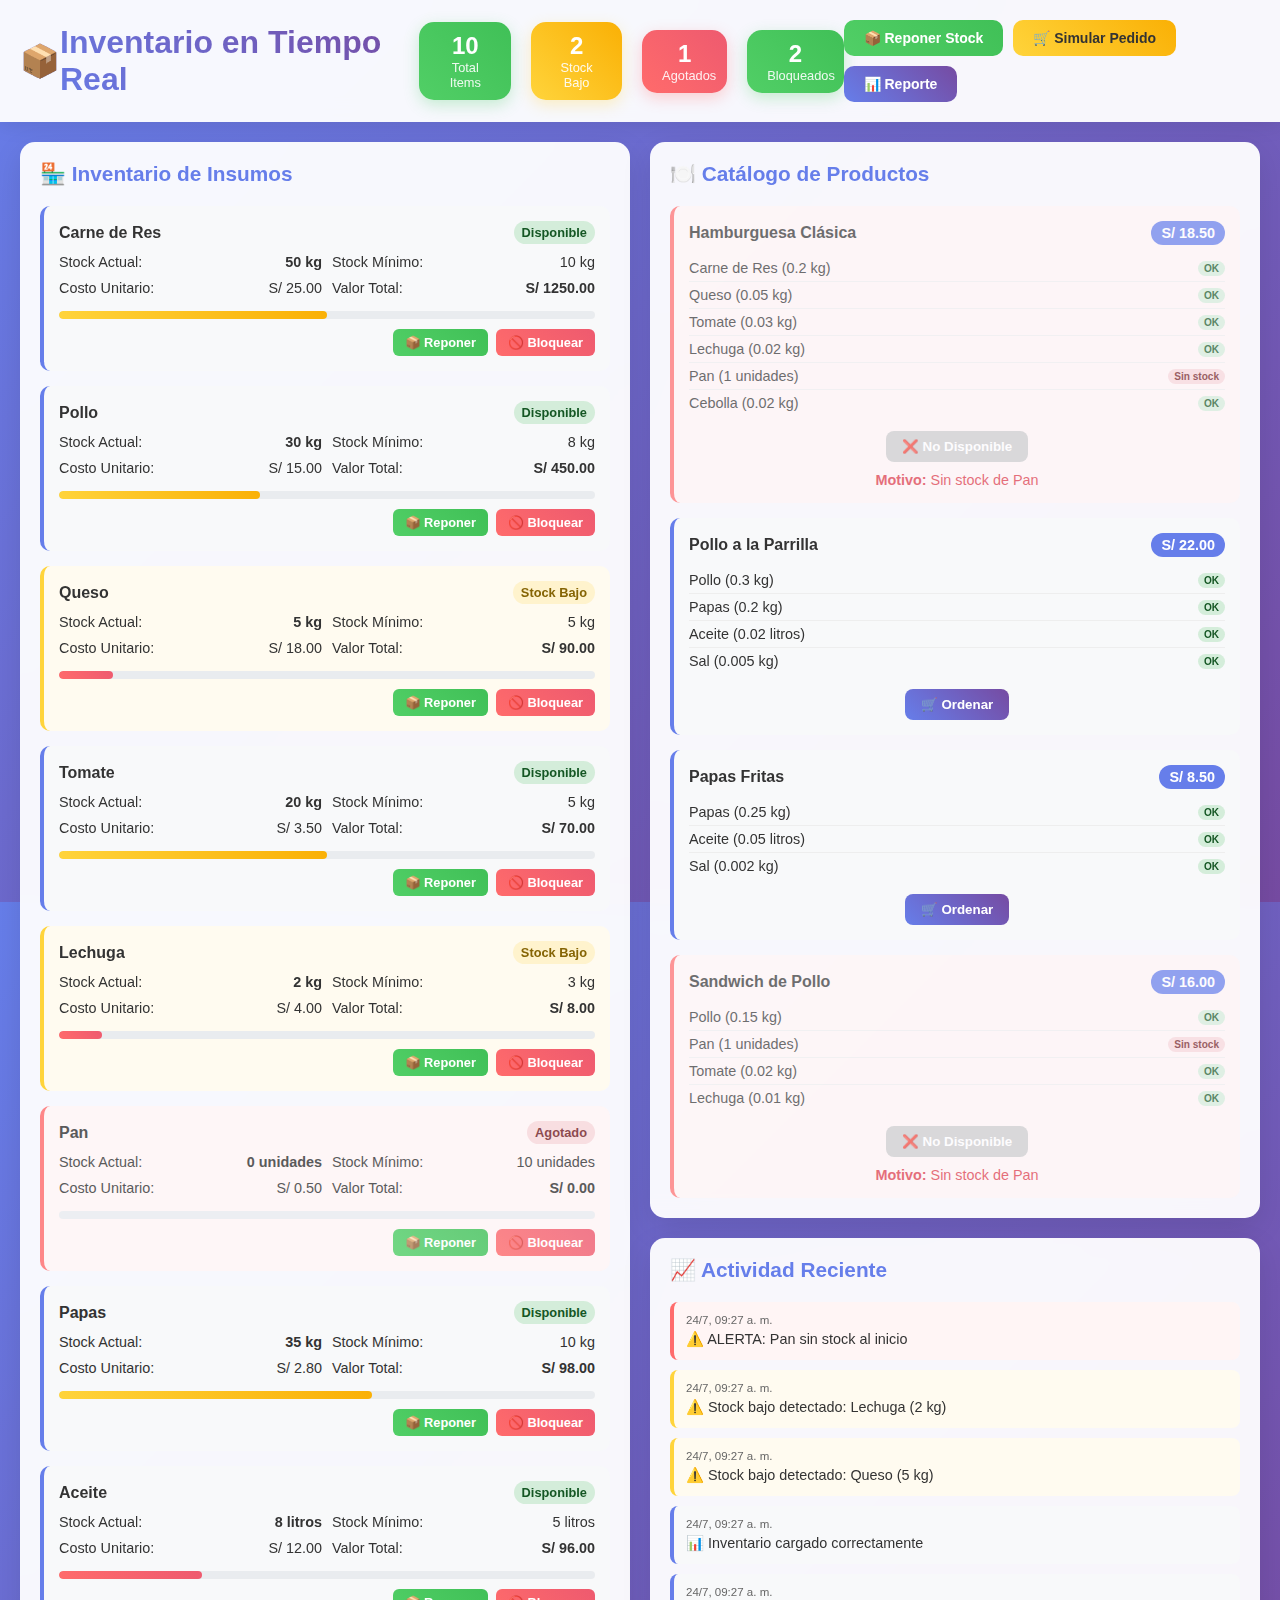
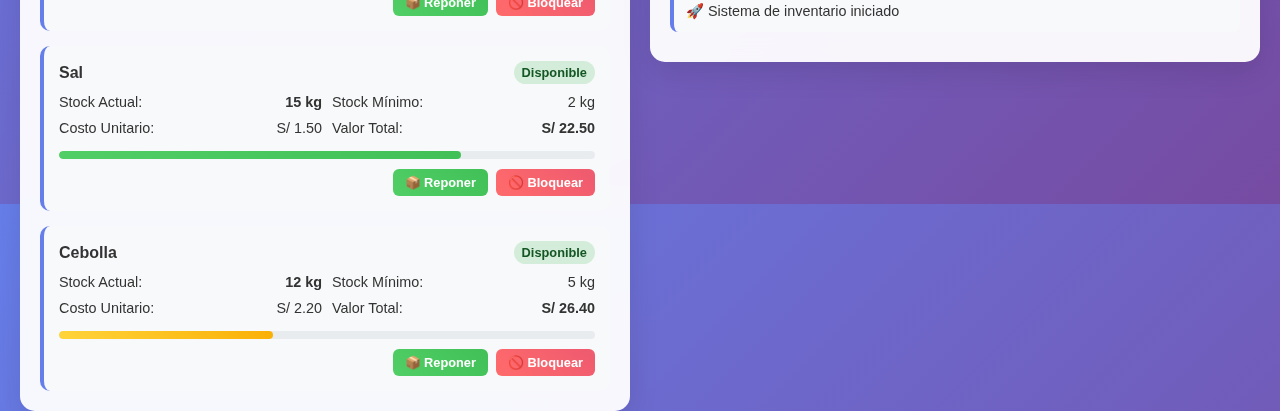
<file: src/ControlInventario.html>
<!DOCTYPE html>
<html lang="es">

<head>
    <meta charset="UTF-8">
    <meta name="viewport" content="width=device-width, initial-scale=1.0">
    <title>Gestión de Inventario en Tiempo Real</title>
    <link rel="stylesheet" href="css/ControlInventario.css">
</head>
    
<body>
    <div class="header">
        <div class="logo"><div class="logo-emoji">📦</div>Inventario en Tiempo Real</div>
        <div class="header-stats">
            <div class="stat-card" id="totalItems">
                <div class="stat-number">0</div>
                <div class="stat-label">Total Items</div>
            </div>
            <div class="stat-card warning" id="lowStockItems">
                <div class="stat-number">0</div>
                <div class="stat-label">Stock Bajo</div>
            </div>
            <div class="stat-card danger" id="outOfStockItems">
                <div class="stat-number">0</div>
                <div class="stat-label">Agotados</div>
            </div>
            <div class="stat-card" id="blockedProducts">
                <div class="stat-number">0</div>
                <div class="stat-label">Bloqueados</div>
            </div>
        </div>
        <div class="controls">
            <button class="btn success" onclick="openRestockModal()">📦 Reponer Stock</button>
            <button class="btn warning" onclick="simulateOrder()">🛒 Simular Pedido</button>
            <button class="btn" onclick="generateReport()">📊 Reporte</button>
        </div>
    </div>

    <div class="main-container">
        <div class="left-panel">
            <div class="section">
                <div class="section-title">
                    🏪 Inventario de Insumos
                </div>
                <div class="inventory-grid" id="inventoryGrid">
                    <!-- Los items se cargarán dinámicamente -->
                </div>
            </div>
        </div>

        <div class="right-panel">
            <div class="section">
                <div class="section-title">
                    🍽️ Catálogo de Productos
                </div>
                <div class="product-grid" id="productGrid">
                    <!-- Los productos se cargarán dinámicamente -->
                </div>
            </div>

            <div class="section">
                <div class="section-title">
                    📈 Actividad Reciente
                </div>
                <div class="activity-feed" id="activityFeed">
                    <!-- Las actividades se cargarán dinámicamente -->
                </div>
            </div>
        </div>
    </div>

    <!-- Modal de Reposición -->
    <div class="modal" id="restockModal">
        <div class="modal-content">
            <div class="modal-header">
                <div class="modal-title">📦 Reponer Stock</div>
            </div>
            <div class="form-group">
                <label class="form-label" for="restockItem">Seleccionar Item:</label>
                <select class="form-input" id="restockItem">
                    <!-- Opciones se cargarán dinámicamente -->
                </select>
            </div>
            <div class="form-group">
                <label class="form-label" for="restockQuantity">Cantidad a Reponer:</label>
                <input type="number" class="form-input" id="restockQuantity" min="1" placeholder="Ingrese cantidad">
            </div>
            <div class="modal-actions">
                <button class="btn" onclick="closeRestockModal()">Cancelar</button>
                <button class="btn success" onclick="confirmRestock()">Reponer</button>
            </div>
        </div>
    </div>
<script src="js/ControlInventario.js"></script>
</body>

</html>
</file>
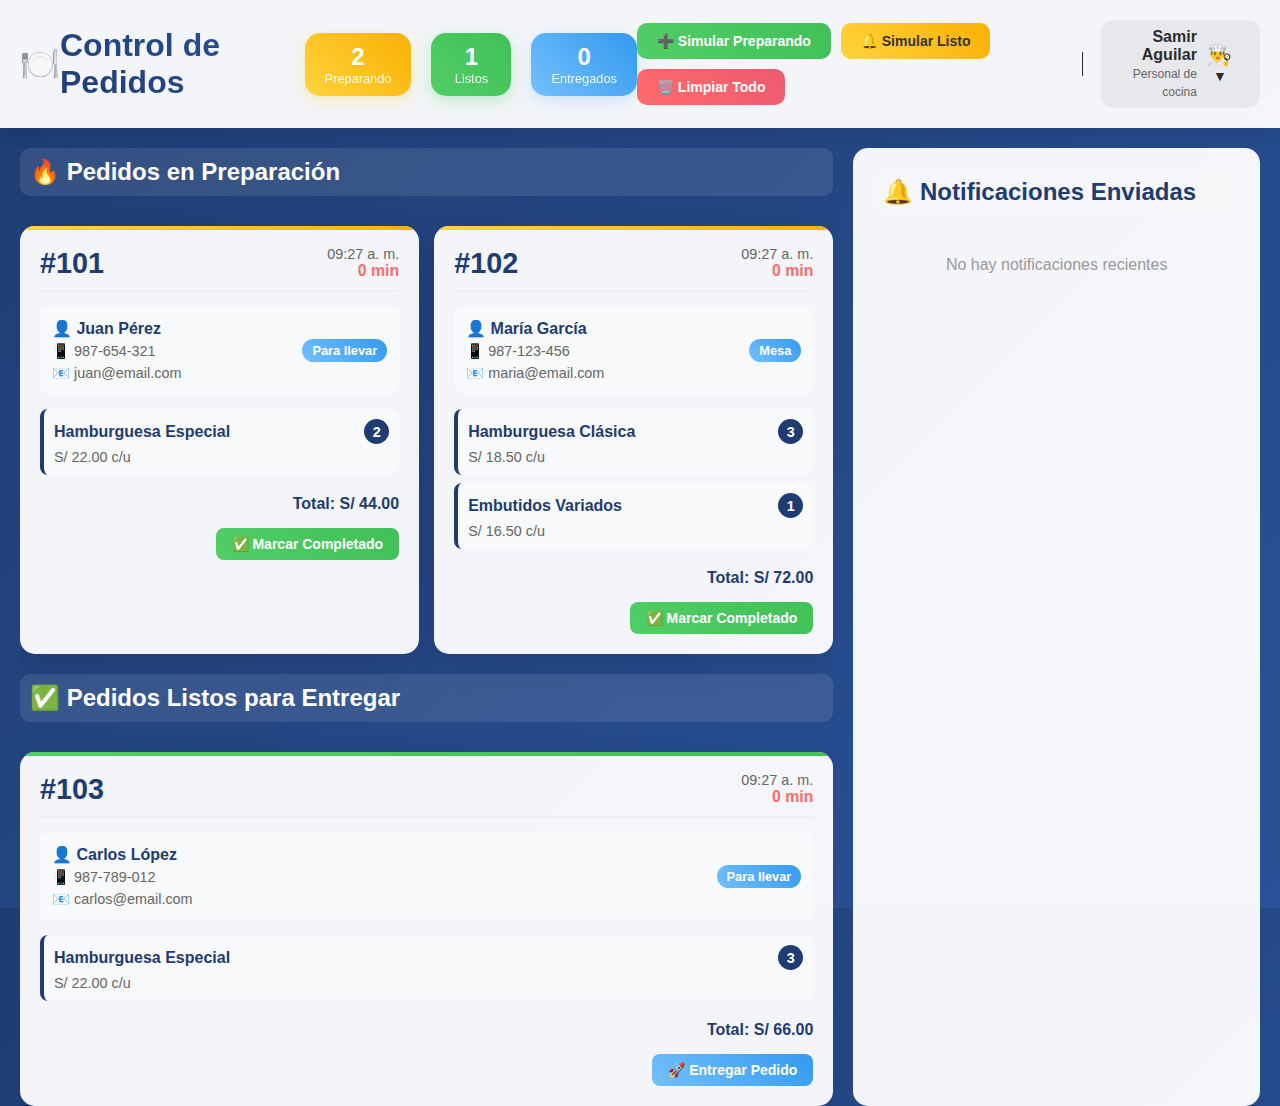
<file: src/ControlKDS.html>
<!DOCTYPE html>
<html lang="es">
<head>
    <meta charset="UTF-8">
    <meta name="viewport" content="width=device-width, initial-scale=1.0">
    <title>Sistema de Completado de Pedidos</title>
    <link rel="stylesheet" href="css/ControlKDS.css">
</head>
<body>
    <div class="header">
        <div class="logo"><div class="logo-emoji">🍽️</div> Control de Pedidos</div>
        <div class="header-stats">
            <div class="stat-card preparing">
                <div class="stat-number" id="preparingCount">0</div>
                <div class="stat-label">Preparando</div>
            </div>
            <div class="stat-card ready">
                <div class="stat-number" id="readyCount">0</div>
                <div class="stat-label">Listos</div>
            </div>
            <div class="stat-card completed">
                <div class="stat-number" id="completedCount">0</div>
                <div class="stat-label">Entregados</div>
            </div>
        </div>
        <div class="controls">
            <button class="btn success" onclick="addSampleOrder('preparing')">➕ Simular Preparando</button>
            <button class="btn warning" onclick="addSampleOrder('ready')">🔔 Simular Listo</button>
            <button class="btn danger" onclick="clearAllData()">🗑️ Limpiar Todo</button>
        </div>

        <!-- ✅ CONTENEDOR DEL BLOQUE DE USUARIO Y LA LÍNEA -->
        <div class="header-user-container">
            <!-- ✅ LÍNEA SEPARADORA -->
            <div class="header-separator"></div>
            <!-- ✅ BLOQUE DE USUARIO -->
            <div class="header-user-block" id="user-menu-trigger">
                <span class="header-user-name">
                    Samir Aguilar<br>
                    <span id="user-role" style="font-size:12px; font-weight:normal; color:#666;">
                        Personal de cocina
                    </span>
                </span>
                <div class="header-user-avatar">
                    <span class="user-icon">👨‍🍳</span>
                    <span class="dropdown-icon" id="dropdown-icon">▼</span>
                </div>
            </div>
        </div>

        <!-- ✅ MENÚ DESPLEGABLE -->
        <div class="user-dropdown" id="user-dropdown">
            <button class="dropdown-item" id="kds-panel-btn">KDS Panel</button>
            <button class="dropdown-item" id="control-pedidos-btn">Control de Pedidos</button>
            <button class="dropdown-item" id="logout-btn">Cerrar Sesión</button>
        </div>
    </div>

    <div class="main-container">
        <div class="orders-section">
            <div class="section-title">🔥 Pedidos en Preparación</div>
            <div class="orders-grid" id="preparingOrders">
                <div class="no-orders">No hay pedidos en preparación</div>
            </div>
            <div class="section-title">✅ Pedidos Listos para Entregar</div>
            <div class="orders-grid" id="readyOrders">
                <div class="no-orders">No hay pedidos listos</div>
            </div>
        </div>
        <div class="notifications-panel">
            <div class="section-title" style="color: #1e3c72; margin-bottom: 20px;">
                🔔 Notificaciones Enviadas
            </div>
            <div id="notificationsList">
                <div style="text-align: center; color: #999; padding: 20px;">
                    No hay notificaciones recientes
                </div>
            </div>
        </div>
    </div>

    <!-- Modal de Confirmación -->
    <div class="modal" id="completionModal">
        <div class="modal-content">
            <div class="modal-header">
                <div class="modal-icon">✅</div>
                <div class="modal-title">Marcar como Completado</div>
            </div>
            <div class="modal-body">
                <p>¿Estás seguro de que el pedido <strong id="modalOrderNumber"></strong> está completado y listo para
                    entregar?</p>
                <br>
                <p>Se enviará una notificación automática al cliente informándole que su pedido está listo.</p>
            </div>
            <div class="modal-actions">
                <button class="btn" onclick="closeModal()">Cancelar</button>
                <button class="btn success" onclick="confirmCompletion()">✅ Confirmar</button>
            </div>
        </div>
    </div>

    <!-- Modal de Entrega -->
    <div class="modal" id="deliveryModal">
        <div class="modal-content">
            <div class="modal-header">
                <div class="modal-icon">🚀</div>
                <div class="modal-title">Confirmar Entrega</div>
            </div>
            <div class="modal-body">
                <p>¿Confirmas que el pedido <strong id="deliveryModalOrderNumber"></strong> ha sido entregado al
                    cliente?</p>
                <br>
                <p>Esta acción moverá el pedido al historial de completados.</p>
            </div>
            <div class="modal-actions">
                <button class="btn" onclick="closeDeliveryModal()">Cancelar</button>
                <button class="btn success" onclick="confirmDelivery()">🚀 Entregar</button>
            </div>
        </div>
    </div>
    
<!-- Modal de confirmación de cierre de sesión -->
<div class="logout-modal-overlay" id="logoutConfirmModal">
  <div class="logout-modal">
    <div class="logout-modal-body">
      <h3>¿Deseas cerrar sesión?</h3>
    </div>
    <div class="logout-modal-footer">
      <button class="btn" id="logoutCancelBtn">Cancelar</button>
      <button class="btn btn-danger" id="logoutConfirmBtn">Cerrar sesión</button>
    </div>
  </div>
</div>

    <script src="js/ControlKDS.js"></script>
</body>
</html>
</file>
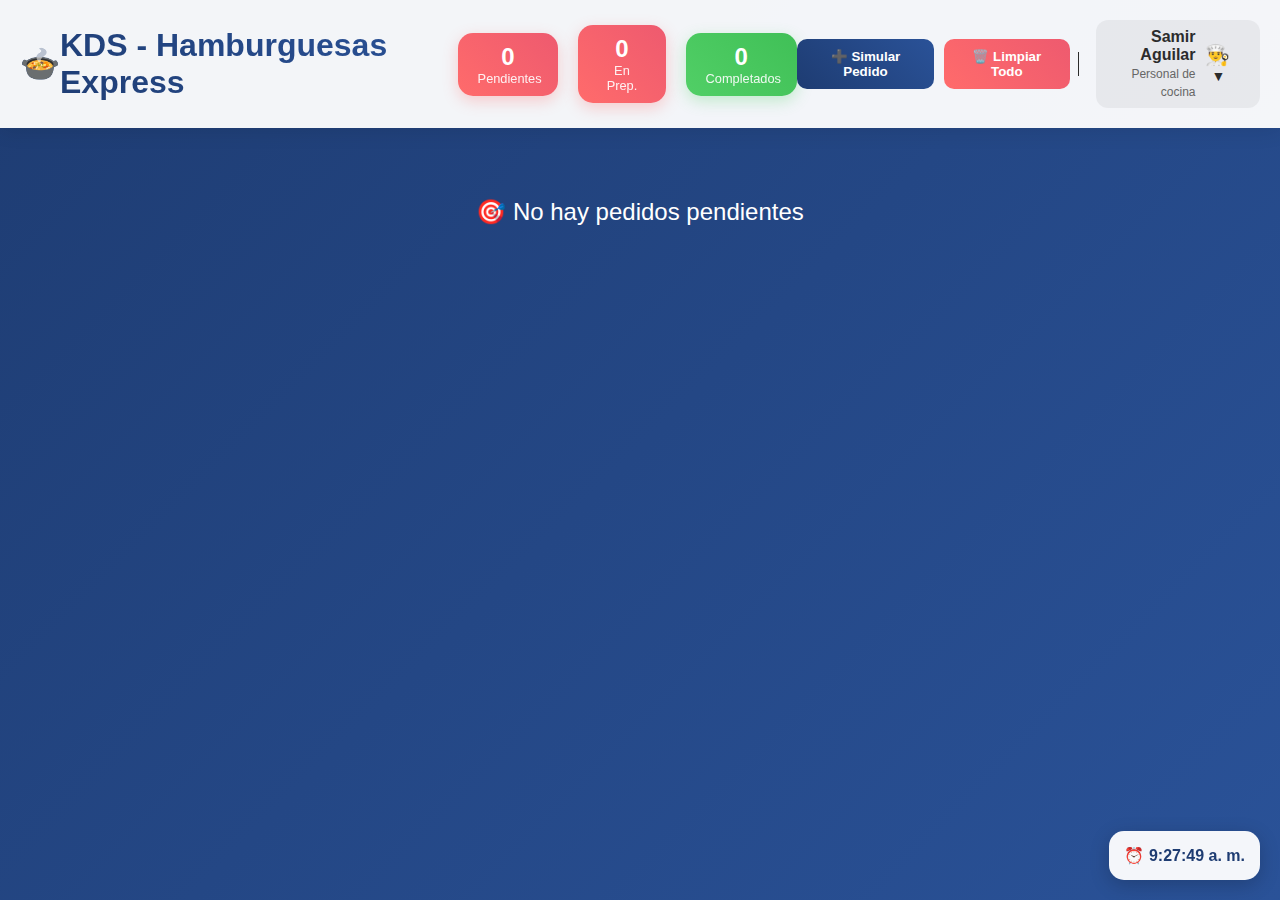
<file: src/KDS.html>
<!DOCTYPE html>
<html lang="es">
<head>
    <meta charset="UTF-8">
    <meta name="viewport" content="width=device-width, initial-scale=1.0">
    <title>KDS - Hamburguesas Express</title>
    <link rel="stylesheet" href="css/KDS.css">
</head>
<body>
    <div class="header">
        <div class="logo"><div class="logo-emoji">🍲</div> KDS - Hamburguesas Express</div>
        <div class="header-stats">
            <div class="stat-card">
                <div class="stat-number" id="pendingCount">0</div>
                <div class="stat-label">Pendientes</div>
            </div>
            <div class="stat-card">
                <div class="stat-number" id="preparingCount">0</div>
                <div class="stat-label">En Prep.</div>
            </div>
            <div class="stat-card active">
                <div class="stat-number" id="completedToday">0</div>
                <div class="stat-label">Completados</div>
            </div>
        </div>
        <div class="controls">
            <button class="btn" onclick="addSampleOrder()">➕ Simular Pedido</button>
            <button class="btn danger" onclick="clearAllOrders()">🗑️ Limpiar Todo</button>
        </div>

        <!-- ✅ CONTENEDOR DEL BLOQUE DE USUARIO Y LA LÍNEA -->
        <div class="header-user-container">
            <!-- ✅ LÍNEA SEPARADORA -->
            <div class="header-separator"></div>
            <!-- ✅ BLOQUE DE USUARIO -->
            <div class="header-user-block" id="user-menu-trigger">
                <span class="header-user-name">
                    Samir Aguilar<br>
                    <span id="user-role" style="font-size:12px; font-weight:normal; color:#666;">
                        Personal de cocina
                    </span>
                </span>
                <div class="header-user-avatar">
                    <span class="user-icon">👨‍🍳</span>
                    <span class="dropdown-icon" id="dropdown-icon">▼</span>
                </div>
            </div>
        </div>

        <!-- ✅ MENÚ DESPLEGABLE -->
        <div class="user-dropdown" id="user-dropdown">
            <button class="dropdown-item" id="kds-panel-btn">KDS Panel</button>
            <button class="dropdown-item" id="control-pedidos-btn">Control de Pedidos</button>
            <button class="dropdown-item" id="logout-btn">Cerrar Sesión</button>
        </div>
    </div>

    <div class="orders-container" id="ordersContainer">
        <div class="no-orders">
            🎯 No hay pedidos pendientes
        </div>
    </div>
    <div class="floating-timer" id="floatingTimer">
        ⏰ <span id="currentTime"></span>
    </div>
    
    <!-- Modal de confirmación de cierre de sesión -->
<div class="logout-modal-overlay" id="logoutConfirmModal">
  <div class="logout-modal">
    <div class="logout-modal-body">
      <h3>¿Deseas cerrar sesión?</h3>
    </div>
    <div class="logout-modal-footer">
      <button class="btn" id="logoutCancelBtn">Cancelar</button>
      <button class="btn btn-danger" id="logoutConfirmBtn">Cerrar sesión</button>
    </div>
  </div>
</div>

<script src="js/KDS.js"></script>
</body>
</html>
</file>
<file: src/css/index.css>
:root {
    --bg-gradient: linear-gradient(135deg, #fffaf5, #ffecda);
    --card-bg: #ffffff;
    --orange-500: #ff9800;
    --orange-600: #f57c00;
    --dark: #2c2c2c;
    --success: #4caf50;
    --error: #f44336;
    --border-radius: 20px;
    --shadow: 0 14px 40px rgba(255, 152, 0, 0.14);
    --transition: all 0.6s cubic-bezier(0.68, -0.55, 0.27, 1.55);
}

* {
    margin: 0;
    padding: 0;
    box-sizing: border-box;
}

body {
    font-family: Arial, sans-serif;
    min-height: 100vh;
    display: flex;
    justify-content: center;
    align-items: center;
    padding: 20px;
    background: var(--bg-gradient);
    color: var(--dark);
    overflow: hidden;
}

/* ✅ Ocultar el ojo del navegador en Chrome/Edge */
input::-ms-reveal,
input::-ms-clear {
    display: none;
}

/* ✅ Contenedor de la tarjeta giratoria */
.flip-container {
    width: 100%;
    max-width: 480px;
    height: 600px;
    /* ✅ Agrandado */
    perspective: 1200px;
}

.flipper {
    position: relative;
    width: 100%;
    height: 100%;
    transform-style: preserve-3d;
    transition: transform 0.8s cubic-bezier(0.68, -0.55, 0.27, 1.55);
}

.flipper.flipped {
    transform: rotateY(180deg);
}

.flip-panel {
    position: absolute;
    width: 100%;
    height: 100%;
    backface-visibility: hidden;
    border-radius: var(--border-radius);
    background: var(--card-bg);
    box-shadow: var(--shadow);
    padding: 48px 42px;
    /* ✅ Más aire */
    display: flex;
    flex-direction: column;
    justify-content: center;
}

.flip-panel.back {
    transform: rotateY(180deg);
}

h2 {
    font-size: 1.95rem;
    margin-bottom: 28px;
    color: var(--orange-600);
    text-align: center;
}

/* ✅ Estilos de los formularios */
.form-group {
    margin-bottom: 20px;
    text-align: left;
}

.form-group label {
    display: block;
    margin-bottom: 8px;
    font-weight: 600;
    color: var(--dark);
    font-size: 0.95rem;
}

.password-wrapper {
    position: relative;
}

.form-group input {
    width: 100%;
    padding: 14px 52px 14px 18px;
    /* ✅ Más espacio para el ícono */
    border: 2px solid #e8e8e8;
    border-radius: var(--border-radius);
    font-size: 1rem;
    font-family: Arial, sans-serif;
    transition: var(--transition);
    /* ✅ Prevenir el ojo del navegador */
    -webkit-text-security: none;
}

/* ✅Truco para evitar el ojo de Chrome */
input[type="password"] {
    -webkit-text-security: disc !important;
}

.form-group input:focus {
    outline: none;
    border-color: var(--orange-500);
    box-shadow: 0 0 0 3px rgba(255, 152, 0, 0.2);
}

/* ✅ Botón para mostrar/ocultar contraseña */
.toggle-password-btn {
    position: absolute;
    right: 18px;
    top: 50%;
    transform: translateY(-50%);
    background: none;
    border: none;
    color: #999;
    cursor: pointer;
    font-size: 1.45rem;
    width: 30px;
    height: 30px;
    display: flex;
    align-items: center;
    justify-content: center;
    z-index: 2;
}

/* ✅ Contenedor de fuerza de contraseña */
.password-strength {
    margin-top: 12px;
}

/* ✅ Barra de fuerza de contraseña */
.strength-bar {
    height: 5px;
    background: #f0f0f0;
    border-radius: 3px;
    margin-top: 8px;
    overflow: hidden;
}

.strength-fill {
    height: 100%;
    width: 0%;
    background: var(--error);
    transition: var(--transition);
}

.strength-text {
    font-size: 0.82rem;
    margin-top: 8px;
    color: #777;
    font-family: Arial, sans-serif;
}

/* ✅ Mensajes de validación */
.form-group .error {
    color: var(--error);
    font-size: 0.82rem;
    margin-top: 6px;
    display: none;
    font-family: Arial, sans-serif;
}

.form-group.invalid .error {
    display: block;
}

.form-group.valid input {
    border-color: var(--success);
}

.form-group.invalid input {
    border-color: var(--error);
}

/* ✅ Botones */
.btn {
    width: 100%;
    padding: 15px;
    border: none;
    border-radius: var(--border-radius);
    font-weight: 600;
    font-size: 1.08rem;
    cursor: pointer;
    transition: var(--transition);
    margin-top: 10px;
    font-family: Arial, sans-serif;
}

.btn-primary {
    background: var(--orange-500);
    color: white;
}

.btn-primary:hover:not(:disabled) {
    background: var(--orange-600);
}

.btn:disabled {
    opacity: 0.6;
    cursor: not-allowed;
}

/* ✅ Enlace para cambiar entre formularios */
.switch-link {
    margin-top: 15px;
    font-size: 0.94rem;
    text-align: center;
    font-family: Arial, sans-serif;
}

.switch-link a {
    color: var(--orange-500);
    text-decoration: none;
    font-weight: 600;
    cursor: pointer;
    transition: var(--transition);
}

.switch-link a:hover {
    text-decoration: underline;
}

/* ✅ ESTILOS RESPONSIVOS */
@media (max-width: 520px) {
    .flip-container {
        height: auto;
        min-height: 540px;
    }

    .flip-panel {
        padding: 44px 26px;
    }

    h2 {
        font-size: 1.75rem;
    }
}
</file>
<file: Front_Presentacion/src/css/index.css>
:root {
    --bg-gradient: linear-gradient(135deg, #fffaf5, #ffecda);
    --card-bg: #ffffff;
    --orange-500: #ff9800;
    --orange-600: #f57c00;
    --dark: #2c2c2c;
    --success: #4caf50;
    --error: #f44336;
    --border-radius: 20px;
    --shadow: 0 14px 40px rgba(255, 152, 0, 0.14);
    --transition: all 0.6s cubic-bezier(0.68, -0.55, 0.27, 1.55);
}

* {
    margin: 0;
    padding: 0;
    box-sizing: border-box;
}

body {
    font-family: Arial, sans-serif;
    min-height: 100vh;
    display: flex;
    justify-content: center;
    align-items: center;
    padding: 20px;
    background: var(--bg-gradient);
    color: var(--dark);
    overflow: hidden;
}

/* ✅ Ocultar el ojo del navegador en Chrome/Edge */
input::-ms-reveal,
input::-ms-clear {
    display: none;
}

/* ✅ Contenedor de la tarjeta giratoria */
.flip-container {
    width: 100%;
    max-width: 480px;
    min-height: 600px;
    perspective: 1200px;
}

.flipper {
    position: relative;
    width: 100%;
    min-height: 100%;
    transform-style: preserve-3d;
    transition: transform 0.8s cubic-bezier(0.68, -0.55, 0.27, 1.55);
}

.flipper.flipped {
    transform: rotateY(180deg);
}

.flip-panel {
    position: absolute;
    width: 100%;
    min-height: 100%;
    backface-visibility: hidden;
    border-radius: var(--border-radius);
    background: var(--card-bg);
    box-shadow: var(--shadow);
    padding: 30px 28px;
    display: flex;
    flex-direction: column;
    justify-content: flex-start;
    overflow-y: auto;
    max-height: 90vh;
}

.flip-panel.back {
    transform: rotateY(180deg);
}

h2 {
    font-size: 1.85rem;
    margin-bottom: 18px;
    color: var(--orange-600);
    text-align: center;
}

/* ✅ Estilos de los formularios */
.form-group {
    margin-bottom: 15px;
    text-align: left;
}

.form-group label {
    display: block;
    margin-bottom: 6px;
    font-weight: 600;
    color: var(--dark);
    font-size: 0.92rem;
}

.password-wrapper {
    position: relative;
}

.form-group input,
.form-group select {
    width: 100%;
    padding: 11px 40px 11px 15px;
    border: 2px solid #e8e8e8;
    border-radius: 12px;
    font-size: 0.97rem;
    font-family: Arial, sans-serif;
    transition: var(--transition);
    -webkit-text-security: none;
}

.form-group select {
    padding: 10px 14px;
    background-color: white;
    cursor: pointer;
    color: var(--dark);
}

/* ✅Truco para evitar el ojo de Chrome */
input[type="password"] {
    -webkit-text-security: disc !important;
}

.form-group input:focus {
    outline: none;
    border-color: var(--orange-500);
    box-shadow: 0 0 0 3px rgba(255, 152, 0, 0.2);
}

/* ✅ Botón para mostrar/ocultar contraseña */
.toggle-password-btn {
    position: absolute;
    right: 18px;
    top: 50%;
    transform: translateY(-50%);
    background: none;
    border: none;
    color: #999;
    cursor: pointer;
    font-size: 1.45rem;
    width: 30px;
    height: 30px;
    display: flex;
    align-items: center;
    justify-content: center;
    z-index: 2;
}

/* ✅ Contenedor de fuerza de contraseña */
.password-strength {
    margin-top: 6px;
}

/* ✅ Barra de fuerza de contraseña */
.strength-bar {
    height: 4px;
    background: #f0f0f0;
    border-radius: 2px;
    margin-top: 4px;
    overflow: hidden;
}

.strength-fill {
    height: 100%;
    width: 0%;
    background: var(--error);
    transition: var(--transition);
}

.strength-text {
    font-size: 0.75rem;
    margin-top: 4px;
    color: #777;
    font-family: Arial, sans-serif;
    line-height: 1.2;
}

/* ✅ Mensajes de validación */
.form-group .error {
    color: var(--error);
    font-size: 0.75rem;
    margin-top: 3px;
    display: none;
    font-family: Arial, sans-serif;
    line-height: 1.2;
}

.form-group.invalid .error {
    display: block;
}

.form-group.valid input,
.form-group.valid select {
    border-color: var(--success);
}

.form-group.invalid input,
.form-group.invalid select {
    border-color: var(--error);
}

/* ✅ Botones */
.btn {
    width: 100%;
    padding: 13px;
    border: none;
    border-radius: 12px;
    font-weight: 600;
    font-size: 1.01rem;
    cursor: pointer;
    transition: var(--transition);
    margin-top: 10px;
    font-family: Arial, sans-serif;
}

.btn-primary {
    background: var(--orange-500);
    color: white;
}

.btn-primary:hover:not(:disabled) {
    background: var(--orange-600);
}

.btn:disabled {
    opacity: 0.6;
    cursor: not-allowed;
}

/* ✅ Enlace para cambiar entre formularios */
.switch-link {
    margin-top: 12px;
    font-size: 0.92rem;
    text-align: center;
    font-family: Arial, sans-serif;
}

.switch-link a {
    color: var(--orange-500);
    text-decoration: none;
    font-weight: 600;
    cursor: pointer;
    transition: var(--transition);
}

.switch-link a:hover {
    text-decoration: underline;
}

/* ✅ ESTILOS RESPONSIVOS */
@media (max-width: 520px) {
    .flip-container {
        height: auto;
        min-height: 540px;
    }

    .flip-panel {
        padding: 44px 26px;
    }

    h2 {
        font-size: 1.75rem;
    }
}
</file>
<file: src/css/ControlInventario.css>
/* ControlInventario.css - extraído de ControlInventario.html */
* {
    margin: 0;
    padding: 0;
    box-sizing: border-box;
}

body {
    font-family: Arial, sans-serif;
    background: linear-gradient(135deg, #667eea 0%, #764ba2 100%);
    min-height: 100vh;
    color: #333;
}

.header {
    background: rgba(255, 255, 255, 0.95);
    padding: 20px;
    box-shadow: 0 2px 20px rgba(0, 0, 0, 0.1);
    display: flex;
    justify-content: space-between;
    align-items: center;
    backdrop-filter: blur(10px);
}

.logo {
    font-size: 2em;
    font-weight: bold;
    background: linear-gradient(45deg, #667eea, #764ba2);
    -webkit-background-clip: text;
    background-clip: text;
    -webkit-text-fill-color: transparent;
    display: flex;
    align-items: center;
}

.logo-emoji {
    -webkit-text-fill-color: initial;
}

.header-stats {
    display: flex;
    gap: 20px;
    align-items: center;
}

.stat-card {
    background: linear-gradient(45deg, #51cf66, #40c057);
    color: white;
    padding: 10px 20px;
    border-radius: 15px;
    text-align: center;
    min-width: 80px;
    box-shadow: 0 5px 15px rgba(81, 207, 102, 0.3);
    transition: all 0.3s ease;
}

.stat-card.warning {
    background: linear-gradient(45deg, #ffd43b, #fab005);
    box-shadow: 0 5px 15px rgba(255, 212, 59, 0.3);
}

.stat-card.danger {
    background: linear-gradient(45deg, #ff6b6b, #ee5a6f);
    box-shadow: 0 5px 15px rgba(255, 107, 107, 0.3);
    animation: pulse 2s infinite;
}

.stat-number {
    font-size: 1.5em;
    font-weight: bold;
}

.stat-label {
    font-size: 0.8em;
    opacity: 0.9;
}

.controls {
    display: flex;
    gap: 10px;
    flex-wrap: wrap;
}

.btn {
    background: linear-gradient(45deg, #667eea, #764ba2);
    color: white;
    border: none;
    padding: 10px 20px;
    border-radius: 10px;
    cursor: pointer;
    font-weight: 600;
    transition: all 0.3s ease;
    font-size: 14px;
}

.btn:hover {
    transform: translateY(-2px);
    box-shadow: 0 5px 15px rgba(102, 126, 234, 0.4);
}

.btn.success {
    background: linear-gradient(45deg, #51cf66, #40c057);
}

.btn.warning {
    background: linear-gradient(45deg, #ffd43b, #fab005);
    color: #333;
}

.btn.danger {
    background: linear-gradient(45deg, #ff6b6b, #ee5a6f);
}

.main-container {
    display: grid;
    grid-template-columns: 1fr 1fr;
    gap: 20px;
    padding: 20px;
    max-height: calc(100vh - 120px);
}

.left-panel {
    display: flex;
    flex-direction: column;
    gap: 20px;
}

.right-panel {
    display: flex;
    flex-direction: column;
    gap: 20px;
}

.section {
    background: rgba(255, 255, 255, 0.95);
    border-radius: 15px;
    padding: 20px;
    box-shadow: 0 10px 30px rgba(0, 0, 0, 0.1);
    backdrop-filter: blur(10px);
    overflow-y: auto;
}

.section-title {
    font-size: 1.3em;
    font-weight: bold;
    margin-bottom: 20px;
    color: #667eea;
    display: flex;
    align-items: center;
    gap: 10px;
}

.inventory-grid {
    display: grid;
    gap: 15px;
}

.item-card {
    background: #f8f9fa;
    padding: 15px;
    border-radius: 10px;
    border-left: 4px solid #667eea;
    transition: all 0.3s ease;
    position: relative;
}

.item-card.low-stock {
    border-left-color: #ffd43b;
    background: #fffbf0;
}

.item-card.out-of-stock {
    border-left-color: #ff6b6b;
    background: #fff5f5;
    opacity: 0.8;
}

.item-card.blocked {
    background: #fee;
    border-left-color: #dc3545;
}

.item-header {
    display: flex;
    justify-content: space-between;
    align-items: center;
    margin-bottom: 10px;
}

.item-name {
    font-weight: bold;
    color: #333;
}

.item-status {
    padding: 4px 8px;
    border-radius: 12px;
    font-size: 0.8em;
    font-weight: 600;
}

.status-available {
    background: #d4edda;
    color: #155724;
}

.status-low {
    background: #fff3cd;
    color: #856404;
}

.status-out {
    background: #f8d7da;
    color: #721c24;
}

.status-blocked {
    background: #f5c6cb;
    color: #721c24;
}

.item-details {
    display: grid;
    grid-template-columns: 1fr 1fr;
    gap: 10px;
    margin-bottom: 15px;
    font-size: 0.9em;
}

.detail-item {
    display: flex;
    justify-content: space-between;
}

.stock-bar {
    background: #e9ecef;
    height: 8px;
    border-radius: 4px;
    overflow: hidden;
    margin-bottom: 10px;
}

.stock-fill {
    height: 100%;
    border-radius: 4px;
    transition: all 0.3s ease;
}

.stock-high {
    background: linear-gradient(45deg, #51cf66, #40c057);
}

.stock-medium {
    background: linear-gradient(45deg, #ffd43b, #fab005);
}

.stock-low {
    background: linear-gradient(45deg, #ff6b6b, #ee5a6f);
}

.item-actions {
    display: flex;
    gap: 8px;
    justify-content: flex-end;
}

.action-btn {
    padding: 6px 12px;
    border: none;
    border-radius: 6px;
    cursor: pointer;
    font-size: 0.8em;
    font-weight: 600;
    transition: all 0.3s ease;
}

.restock-btn {
    background: linear-gradient(45deg, #51cf66, #40c057);
    color: white;
}

.block-btn {
    background: linear-gradient(45deg, #ff6b6b, #ee5a6f);
    color: white;
}

.unblock-btn {
    background: linear-gradient(45deg, #74c0fc, #339af0);
    color: white;
}

.product-grid {
    display: grid;
    gap: 15px;
}

.product-card {
    background: #f8f9fa;
    padding: 15px;
    border-radius: 10px;
    border-left: 4px solid #667eea;
    transition: all 0.3s ease;
}

.product-card.unavailable {
    background: #fff5f5;
    border-left-color: #ff6b6b;
    opacity: 0.7;
}

.product-header {
    display: flex;
    justify-content: space-between;
    align-items: center;
    margin-bottom: 10px;
}

.product-name {
    font-weight: bold;
    color: #333;
}

.product-price {
    background: #667eea;
    color: white;
    padding: 4px 10px;
    border-radius: 12px;
    font-size: 0.9em;
    font-weight: 600;
}

.product-ingredients {
    margin-bottom: 15px;
}

.ingredient {
    display: flex;
    justify-content: space-between;
    align-items: center;
    padding: 5px 0;
    border-bottom: 1px solid #eee;
    font-size: 0.9em;
}

.ingredient:last-child {
    border-bottom: none;
}

.ingredient-status {
    padding: 2px 6px;
    border-radius: 8px;
    font-size: 0.7em;
    font-weight: 600;
}

.ingredient-ok {
    background: #d4edda;
    color: #155724;
}

.ingredient-low {
    background: #fff3cd;
    color: #856404;
}

.ingredient-out {
    background: #f8d7da;
    color: #721c24;
}

.product-actions {
    display: flex;
    gap: 8px;
    justify-content: center;
}

.order-btn {
    background: linear-gradient(45deg, #667eea, #764ba2);
    color: white;
    padding: 8px 16px;
    border: none;
    border-radius: 8px;
    cursor: pointer;
    font-weight: 600;
    transition: all 0.3s ease;
}

.order-btn:hover {
    transform: translateY(-2px);
}

.order-btn:disabled {
    background: #ccc;
    cursor: not-allowed;
    transform: none;
}

.activity-feed {
    max-height: 400px;
    overflow-y: auto;
}

.activity-item {
    background: #f8f9fa;
    padding: 12px;
    border-radius: 8px;
    margin-bottom: 10px;
    border-left: 4px solid #667eea;
    font-size: 0.9em;
}

.activity-item.warning {
    border-left-color: #ffd43b;
    background: #fffbf0;
}

.activity-item.danger {
    border-left-color: #ff6b6b;
    background: #fff5f5;
}

.activity-time {
    color: #666;
    font-size: 0.8em;
    margin-bottom: 5px;
}

.modal {
    display: none;
    position: fixed;
    top: 0;
    left: 0;
    width: 100%;
    height: 100%;
    background: rgba(0, 0, 0, 0.7);
    z-index: 1000;
    backdrop-filter: blur(5px);
}

.modal-content {
    position: absolute;
    top: 50%;
    left: 50%;
    transform: translate(-50%, -50%);
    background: white;
    padding: 30px;
    border-radius: 20px;
    max-width: 400px;
    width: 90%;
    box-shadow: 0 20px 60px rgba(0, 0, 0, 0.3);
}

.modal-header {
    text-align: center;
    margin-bottom: 20px;
}

.modal-title {
    font-size: 1.5em;
    font-weight: bold;
    color: #667eea;
    margin-bottom: 10px;
}

.form-group {
    margin-bottom: 15px;
}

.form-label {
    display: block;
    margin-bottom: 5px;
    font-weight: 600;
    color: #555;
}

.form-input {
    width: 100%;
    padding: 10px;
    border: 2px solid #e1e1e1;
    border-radius: 8px;
    font-size: 16px;
    transition: border-color 0.3s ease;
}

.form-input:focus {
    outline: none;
    border-color: #667eea;
}

.modal-actions {
    display: flex;
    gap: 10px;
    justify-content: center;
}

@keyframes pulse {

    0%,
    100% {
        transform: scale(1);
    }

    50% {
        transform: scale(1.05);
    }
}

/* Notificación lateral */
.left-notification {
    position: fixed;
    left: 20px;
    top: 50%;
    transform: translateY(-50%);
    background: linear-gradient(45deg, #51cf66, #40c057);
    color: white;
    padding: 20px 25px;
    border-radius: 10px;
    z-index: 2000;
    font-weight: 600;
    box-shadow: 0 5px 20px rgba(0, 0, 0, 0.3);
    animation: slideInFromLeft 0.4s ease-out;
    backdrop-filter: blur(10px);
    max-width: 250px;
    text-align: center;
    font-size: 16px;
}

.left-notification.info {
    background: linear-gradient(45deg, #74c0fc, #339af0);
}

.left-notification.warning {
    background: linear-gradient(45deg, #ffd43b, #fab005);
    color: #333;
}

.left-notification.error {
    background: linear-gradient(45deg, #ff6b6b, #ee5a6f);
}

@keyframes slideInFromLeft {
    from {
        transform: translateX(-150%) translateY(-50%);
        opacity: 0;
    }
    to {
        transform: translateX(0) translateY(-50%);
        opacity: 1;
    }
}

@keyframes slideOutToLeft {
    from {
        transform: translateX(0) translateY(-50%);
        opacity: 1;
    }
    to {
        transform: translateX(-150%) translateY(-50%);
        opacity: 0;
    }
}

/* Notificación superior izquierda */
.left-top-notification {
    position: fixed;
    left: 20px;
    top: 100px;
    background: linear-gradient(45deg, #51cf66, #40c057);
    color: white;
    padding: 15px 20px;
    border-radius: 8px;
    z-index: 2000;
    font-weight: 600;
    box-shadow: 0 5px 20px rgba(0, 0, 0, 0.3);
    animation: slideInFromLeftTop 0.4s ease-out;
    backdrop-filter: blur(10px);
    max-width: 250px;
    text-align: center;
    font-size: 14px;
    transition: top 0.25s ease; /* smooth stacking movement */
    will-change: top;
}

.left-top-notification.info {
    background: linear-gradient(45deg, #74c0fc, #339af0);
}

.left-top-notification.warning {
    background: linear-gradient(45deg, #ffd43b, #fab005);
    color: #333;
}

.left-top-notification.error {
    background: linear-gradient(45deg, #ff6b6b, #ee5a6f);
}

@keyframes slideInFromLeftTop {
    from {
        transform: translateX(-150%) translateY(0);
        opacity: 0;
    }
    to {
        transform: translateX(0) translateY(0);
        opacity: 1;
    }
}

@keyframes slideOutToLeftTop {
    from {
        transform: translateX(0) translateY(0);
        opacity: 1;
    }
    to {
        transform: translateX(-150%) translateY(0);
        opacity: 0;
    }
}

@media (max-width: 768px) {
    .main-container {
        grid-template-columns: 1fr;
        padding: 10px;
    }

    .header {
        flex-direction: column;
        gap: 15px;
    }

    .header-stats {
        flex-wrap: wrap;
        justify-content: center;
    }

    .left-notification {
        left: 10px;
        max-width: 200px;
        padding: 15px 20px;
        font-size: 14px;
    }
}
</file>
<file: src/css/ControlKDS.css>
* {
    margin: 0;
    padding: 0;
    box-sizing: border-box;
}

body {
    font-family: 'Arial', sans-serif;
    background: linear-gradient(135deg, #1e3c72 0%, #2a5298 100%);
    min-height: 100vh;
    color: #333;
}

.header {
    background: rgba(255, 255, 255, 0.95);
    padding: 20px;
    box-shadow: 0 2px 20px rgba(0, 0, 0, 0.1);
    display: flex;
    justify-content: space-between;
    align-items: center;
    /*backdrop-filter: blur(10px);*/
    position: relative;
    /* ✅ Para que el menú desplegable funcione bien */
}

.logo {
    font-size: 2em;
    font-weight: bold;
    background: linear-gradient(45deg, #1e3c72, #2a5298);
    background-clip: text;
    -webkit-background-clip: text;
    -webkit-text-fill-color: transparent;
    display: flex;
    align-items: center;
}

.logo-emoji {
    -webkit-text-fill-color: initial;
}

.header-stats {
    display: flex;
    gap: 20px;
    align-items: center;
}

.stat-card {
    background: linear-gradient(45deg, #ff6b6b, #ee5a6f);
    color: white;
    padding: 10px 20px;
    border-radius: 15px;
    text-align: center;
    min-width: 80px;
    box-shadow: 0 5px 15px rgba(255, 107, 107, 0.3);
}

.stat-card.preparing {
    background: linear-gradient(45deg, #ffd43b, #fab005);
    box-shadow: 0 5px 15px rgba(255, 212, 59, 0.3);
}

.stat-card.ready {
    background: linear-gradient(45deg, #51cf66, #40c057);
    box-shadow: 0 5px 15px rgba(81, 207, 102, 0.3);
}

.stat-card.completed {
    background: linear-gradient(45deg, #74c0fc, #339af0);
    box-shadow: 0 5px 15px rgba(116, 192, 252, 0.3);
}

.stat-number {
    font-size: 1.5em;
    font-weight: bold;
}

.stat-label {
    font-size: 0.8em;
    opacity: 0.9;
}

.controls {
    display: flex;
    gap: 10px;
    flex-wrap: wrap;
}

.btn {
    background: linear-gradient(45deg, #1e3c72, #2a5298);
    color: white;
    border: none;
    padding: 10px 20px;
    border-radius: 10px;
    cursor: pointer;
    font-weight: 600;
    transition: all 0.3s ease;
    font-size: 14px;
}

.btn:hover {
    transform: translateY(-2px);
    box-shadow: 0 5px 15px rgba(30, 60, 114, 0.4);
}

.btn.success {
    background: linear-gradient(45deg, #51cf66, #40c057);
}

.btn.warning {
    background: linear-gradient(45deg, #ffd43b, #fab005);
    color: #333;
}

.btn.danger {
    background: linear-gradient(45deg, #ff6b6b, #ee5a6f);
}

.main-container {
    display: grid;
    grid-template-columns: 2fr 1fr;
    gap: 20px;
    padding: 20px;
    max-height: calc(100vh - 120px);
}

.orders-section {
    display: flex;
    flex-direction: column;
    gap: 20px;
    overflow-y: auto;
    max-height: 100%;
}

.section-title {
    color: white;
    font-size: 1.5em;
    font-weight: bold;
    margin-bottom: 10px;
    padding: 10px;
    background: rgba(255, 255, 255, 0.1);
    border-radius: 10px;
    /*backdrop-filter: blur(10px);*/
}

.orders-grid {
    display: grid;
    grid-template-columns: repeat(auto-fit, minmax(350px, 1fr));
    gap: 15px;
}

.order-card {
    background: rgba(255, 255, 255, 0.95);
    border-radius: 15px;
    padding: 20px;
    box-shadow: 0 10px 30px rgba(0, 0, 0, 0.1);
    /*backdrop-filter: blur(10px);*/
    transition: all 0.3s ease;
    position: relative;
    overflow: hidden;
}

.order-card::before {
    content: '';
    position: absolute;
    top: 0;
    left: 0;
    right: 0;
    height: 4px;
    background: linear-gradient(45deg, #ffd43b, #fab005);
    border-radius: 15px 15px 0 0;
}

.order-card.ready::before {
    background: linear-gradient(45deg, #51cf66, #40c057);
    animation: pulse 2s infinite;
}

.order-card.completed::before {
    background: linear-gradient(45deg, #74c0fc, #339af0);
}

@keyframes pulse {

    0%,
    100% {
        opacity: 1;
    }

    50% {
        opacity: 0.7;
    }
}

.order-header {
    display: flex;
    justify-content: space-between;
    align-items: center;
    margin-bottom: 15px;
    padding-bottom: 10px;
    border-bottom: 2px solid #f0f0f0;
}

.order-number {
    font-size: 1.8em;
    font-weight: bold;
    color: #1e3c72;
}

.order-time {
    text-align: right;
    font-size: 0.9em;
    color: #666;
}

.time-elapsed {
    font-size: 1.1em;
    font-weight: bold;
    color: #ff6b6b;
}

.customer-info {
    background: #f8f9fa;
    padding: 12px;
    border-radius: 8px;
    margin-bottom: 15px;
    display: flex;
    justify-content: space-between;
    align-items: center;
}

.customer-details {
    display: flex;
    flex-direction: column;
    gap: 5px;
}

.customer-name {
    font-weight: bold;
    color: #1e3c72;
}

.customer-contact {
    font-size: 0.9em;
    color: #666;
}

.order-type {
    background: linear-gradient(45deg, #74c0fc, #339af0);
    color: white;
    padding: 4px 10px;
    border-radius: 12px;
    font-size: 0.8em;
    font-weight: 600;
}

.order-type.delivery {
    background: linear-gradient(45deg, #ff8cc8, #ff6b9d);
}

.order-type.pickup {
    background: linear-gradient(45deg, #51cf66, #40c057);
}

.order-items {
    margin-bottom: 20px;
}

.item {
    background: #f8f9fa;
    padding: 10px;
    border-radius: 8px;
    margin-bottom: 8px;
    border-left: 4px solid #1e3c72;
}

.item-header {
    display: flex;
    justify-content: space-between;
    align-items: center;
    margin-bottom: 5px;
}

.item-name {
    font-weight: bold;
    color: #1e3c72;
}

.item-quantity {
    background: #1e3c72;
    color: white;
    width: 25px;
    height: 25px;
    border-radius: 50%;
    display: flex;
    align-items: center;
    justify-content: center;
    font-size: 0.9em;
    font-weight: bold;
}

.order-actions {
    display: flex;
    gap: 10px;
    justify-content: flex-end;
}

.action-btn {
    padding: 8px 16px;
    border: none;
    border-radius: 8px;
    cursor: pointer;
    font-weight: 600;
    transition: all 0.3s ease;
    font-size: 14px;
}

.complete-btn {
    background: linear-gradient(45deg, #51cf66, #40c057);
    color: white;
}

.deliver-btn {
    background: linear-gradient(45deg, #74c0fc, #339af0);
    color: white;
}

.action-btn:hover {
    transform: translateY(-2px);
    box-shadow: 0 3px 10px rgba(0, 0, 0, 0.2);
}

.notifications-panel {
    background: rgba(255, 255, 255, 0.95);
    border-radius: 15px;
    padding: 20px;
    /*backdrop-filter: blur(10px);*/
    max-height: 100%;
    overflow-y: auto;
}

.notification-item {
    background: #f8f9fa;
    padding: 15px;
    border-radius: 10px;
    margin-bottom: 10px;
    border-left: 4px solid #51cf66;
    transition: all 0.3s ease;
}

.notification-item.new {
    background: #e8f5e8;
    border-left-color: #40c057;
    animation: slideIn 0.5s ease-out;
}

.notification-header {
    display: flex;
    justify-content: space-between;
    align-items: center;
    margin-bottom: 8px;
}

.notification-title {
    font-weight: bold;
    color: #1e3c72;
}

.notification-time {
    font-size: 0.8em;
    color: #666;
}

.notification-message {
    color: #555;
    margin-bottom: 8px;
}

.notification-details {
    display: flex;
    justify-content: space-between;
    font-size: 0.9em;
    color: #666;
}

.modal {
    display: none;
    position: fixed;
    top: 0;
    left: 0;
    width: 100%;
    height: 100%;
    background: rgba(0, 0, 0, 0.7);
    z-index: 1000;
    backdrop-filter: blur(5px);
}

.modal-content {
    position: absolute;
    top: 50%;
    left: 50%;
    transform: translate(-50%, -50%);
    background: white;
    padding: 30px;
    border-radius: 20px;
    max-width: 500px;
    width: 90%;
    box-shadow: 0 20px 60px rgba(0, 0, 0, 0.3);
}

.modal-header {
    text-align: center;
    margin-bottom: 20px;
}

.modal-icon {
    font-size: 4em;
    margin-bottom: 10px;
}

.modal-title {
    font-size: 1.5em;
    font-weight: bold;
    color: #1e3c72;
}

.modal-body {
    text-align: center;
    margin-bottom: 30px;
    color: #555;
}

.modal-actions {
    display: flex;
    gap: 15px;
    justify-content: center;
}

.no-orders {
    text-align: center;
    color: rgba(255, 255, 255, 0.7);
    font-size: 1.2em;
    padding: 40px;
    grid-column: 1 / -1;
}

@keyframes slideIn {
    from {
        transform: translateX(100%);
        opacity: 0;
    }

    to {
        transform: translateX(0);
        opacity: 1;
    }
}

@media (max-width: 768px) {
    .main-container {
        grid-template-columns: 1fr;
        padding: 10px;
    }

    .header {
        flex-direction: column;
        gap: 15px;
    }

    .header-stats {
        flex-wrap: wrap;
        justify-content: center;
    }

    .orders-grid {
        grid-template-columns: 1fr;
    }
}

/* === BLOQUE DE USUARIO - ESTILO KDS (fondo blanco, texto negro) === */
.header-user-block {
    display: flex;
    align-items: center;
    gap: 10px;
    cursor: pointer;
    padding: 8px 14px;
    border-radius: 12px;
    background: rgba(0, 0, 0, 0.05);
    transition: background 0.2s;
    max-width: 200px;
    z-index: 10;
}

.header-user-block:hover {
    background: rgba(0, 0, 0, 0.1);
}

.header-user-name {
    color: #2c2c2c;
    font-size: 16px;
    font-weight: 700;
    text-align: right;
}

.header-user-name span {
    font-size: 12px;
    font-weight: normal;
    color: #666;
}

.user-icon {
    font-size: 20px;
}

.dropdown-icon {
    color: #2c2c2c;
    font-size: 14px;
    font-weight: bold;
    margin-left: 6px;
}

/* === LÍNEA SEPARADORA (vertical) === */
.header-separator {
    width: 1px;
    height: 24px;
    background-color: #2c2c2c;
    margin: 0 8px;
}

/* === MENÚ DESPLEGABLE (con z-index alto para que aparezca por encima) === */
.user-dropdown {
    position: absolute;
    top: 70px;
    right: 20px;
    background: white;
    border-radius: 12px;
    box-shadow: 0 6px 20px rgba(0, 0, 0, 0.2);
    width: 200px;
    overflow: hidden;
    display: none;
    z-index: 1000;
    /* ✅ Muy alto para que aparezca por encima de todo */
}

.user-dropdown.active {
    display: block;
}

.dropdown-item {
    width: 100%;
    padding: 14px 20px;
    text-align: left;
    background: none;
    border: none;
    font-family: Arial, sans-serif;
    font-size: 15px;
    color: #2c3e50;
    cursor: pointer;
    transition: background 0.2s;
}

.dropdown-item:hover {
    background: #f8f9fa;
}

.dropdown-item:last-child {
    color: #e74c3c;
    font-weight: 600;
}

/* === CONTENEDOR DEL BLOQUE DE USUARIO Y LA LÍNEA === */
.header-user-container {
    display: flex;
    align-items: center;
    gap: 10px;
    /* Espacio entre la línea y el bloque de usuario */
}


/* === MODAL DE CONFIRMACIÓN DE CIERRE DE SESIÓN (estilo admin.html) === */
.logout-modal-overlay {
    position: fixed;
    top: 0;
    left: 0;
    width: 100%;
    height: 100%;
    background: rgba(0, 0, 0, 0.5);
    display: flex;
    justify-content: center;
    align-items: center;
    z-index: 2000;
    opacity: 0;
    visibility: hidden;
    transition: all 0.3s ease;
}

.logout-modal-overlay.active {
    opacity: 1;
    visibility: visible;
}

.logout-modal {
    min-width: 310px;
    min-height: 140px;
    background: white;
    border-radius: 16px;
    box-shadow: 0 14px 40px rgba(2, 6, 23, 0.15);
    padding: 10px;
}

.logout-modal-body {
    padding: 0;
    text-align: center;
    margin-top: 20px;
}

.logout-modal-body h3 {
    font-size: 1.2rem;
    font-weight: 600;
    color: #1e293b;
    margin-bottom: 16px;
}

.logout-modal-footer {
    display: flex;
    justify-content: center;
    gap: 12px;
    margin-top: 20px;
}

.logout-modal-footer button {
    padding: 8px 16px;
    border-radius: 8px;
    font-weight: 500;
    transition: all 0.2s ease;
    cursor: pointer;
    border: none;
    font-size: 0.875rem;
}

.logout-modal-footer .btn {
    background: #f1f5f9;
    color: #0f172a;
    border: 1px solid #cbd5e1;
}

.logout-modal-footer .btn:hover {
    background: #edf2f7;
    border-color: #94a3b8;
}

.logout-modal-footer .btn-danger {
    background: #ef4444;
    color: white;
}

.logout-modal-footer .btn-danger:hover {
    background: #dc2626;
}

/* Notificación superior izquierda */
.left-top-notification {
    position: fixed;
    left: 20px;
    top: 100px;
    background: linear-gradient(45deg, #51cf66, #40c057);
    color: white;
    padding: 15px 20px;
    border-radius: 8px;
    z-index: 2000;
    font-weight: 600;
    box-shadow: 0 5px 20px rgba(0, 0, 0, 0.3);
    animation: slideInFromLeftTop 0.4s ease-out;
    backdrop-filter: blur(10px);
    max-width: 250px;
    text-align: center;
    font-size: 14px;
}

.left-top-notification.info {
    background: linear-gradient(45deg, #74c0fc, #339af0);
}

.left-top-notification.warning {
    background: linear-gradient(45deg, #ffd43b, #fab005);
    color: #333;
}

.left-top-notification.error {
    background: linear-gradient(45deg, #ff6b6b, #ee5a6f);
}

@keyframes slideInFromLeftTop {
    from {
        transform: translateX(-150%) translateY(0);
        opacity: 0;
    }
    to {
        transform: translateX(0) translateY(0);
        opacity: 1;
    }
}

@keyframes slideOutToLeftTop {
    from {
        transform: translateX(0) translateY(0);
        opacity: 1;
    }
    to {
        transform: translateX(-150%) translateY(0);
        opacity: 0;
    }
}
</file>
<file: src/css/KDS.css>
* {
    margin: 0;
    padding: 0;
    box-sizing: border-box;
}

body {
    font-family: 'Arial', sans-serif;
    background: linear-gradient(135deg, #1e3c72 0%, #2a5298 100%);
    min-height: 100vh;
    color: #333;
    overflow-x: hidden;
}

.header {
    background: rgba(255, 255, 255, 0.95);
    padding: 20px;
    box-shadow: 0 2px 20px rgba(0, 0, 0, 0.1);
    display: flex;
    justify-content: space-between;
    align-items: center;
    /*backdrop-filter: blur(10px);*/
    position: relative;
    /* ✅ Para que el menú desplegable funcione bien */
}

.logo {
    font-size: 2em;
    font-weight: bold;
    background: linear-gradient(45deg, #1e3c72, #2a5298);
    background-clip: text;
    -webkit-background-clip: text;
    -webkit-text-fill-color: transparent;
    display: flex;
    align-items: center;
}

.logo-emoji {
    -webkit-text-fill-color: initial;
}

.header-stats {
    display: flex;
    gap: 20px;
    align-items: center;
}

.stat-card {
    background: linear-gradient(45deg, #ff6b6b, #ee5a6f);
    color: white;
    padding: 10px 20px;
    border-radius: 15px;
    text-align: center;
    min-width: 80px;
    box-shadow: 0 5px 15px rgba(255, 107, 107, 0.3);
}

.stat-card.active {
    background: linear-gradient(45deg, #51cf66, #40c057);
    box-shadow: 0 5px 15px rgba(81, 207, 102, 0.3);
}

.stat-number {
    font-size: 1.5em;
    font-weight: bold;
}

.stat-label {
    font-size: 0.8em;
    opacity: 0.9;
}

.controls {
    display: flex;
    gap: 10px;
}

.btn {
    background: linear-gradient(45deg, #1e3c72, #2a5298);
    color: white;
    border: none;
    padding: 10px 20px;
    border-radius: 10px;
    cursor: pointer;
    font-weight: 600;
    transition: all 0.3s ease;
}

.btn:hover {
    transform: translateY(-2px);
    box-shadow: 0 5px 15px rgba(30, 60, 114, 0.4);
}

.btn.danger {
    background: linear-gradient(45deg, #ff6b6b, #ee5a6f);
}

.orders-container {
    padding: 20px;
    display: grid;
    grid-template-columns: repeat(auto-fit, minmax(350px, 1fr));
    gap: 20px;
    max-height: calc(100vh - 120px);
    /*overflow-y: auto;*/
}

.order-card {
    background: rgba(255, 255, 255, 0.95);
    border-radius: 20px;
    padding: 20px;
    box-shadow: 0 10px 30px rgba(0, 0, 0, 0.1);
    /*backdrop-filter: blur(10px);*/
    transition: all 0.3s ease;
    position: relative;
    overflow: hidden;
}

.order-card::before {
    content: '';
    position: absolute;
    top: 0;
    left: 0;
    right: 0;
    height: 4px;
    background: linear-gradient(45deg, #ff6b6b, #ee5a6f);
    border-radius: 20px 20px 0 0;
}

.order-card.priority::before {
    background: linear-gradient(45deg, #ffd43b, #fab005);
    animation: pulse 2s infinite;
}

.order-card.ready {
    border: 3px solid #51cf66;
}

.order-card.ready::before {
    background: linear-gradient(45deg, #51cf66, #40c057);
}

@keyframes pulse {

    0%,
    100% {
        opacity: 1;
    }

    50% {
        opacity: 0.5;
    }
}

.order-header {
    display: flex;
    justify-content: space-between;
    align-items: center;
    margin-bottom: 15px;
    padding-bottom: 10px;
    border-bottom: 2px solid #f0f0f0;
}

.order-number {
    font-size: 1.8em;
    font-weight: bold;
    color: #1e3c72;
}

.order-time {
    display: flex;
    flex-direction: column;
    align-items: flex-end;
    font-size: 0.9em;
    color: #666;
}

.time-elapsed {
    font-size: 1.2em;
    font-weight: bold;
    color: #ff6b6b;
}

.order-type {
    background: linear-gradient(45deg, #1e3c72, #2a5298);
    color: white;
    padding: 5px 12px;
    border-radius: 15px;
    font-size: 0.8em;
    font-weight: 600;
    margin-bottom: 15px;
    display: inline-block;
}

.order-type.delivery {
    background: linear-gradient(45deg, #ff8cc8, #ff6b9d);
}

.order-type.pickup {
    background: linear-gradient(45deg, #74c0fc, #339af0);
}

.order-items {
    margin-bottom: 20px;
}

.item {
    background: #f8f9fa;
    padding: 12px;
    border-radius: 10px;
    margin-bottom: 10px;
    border-left: 4px solid #1e3c72;
}

.item-name {
    font-weight: bold;
    margin-bottom: 5px;
    color: #1e3c72;
}

.item-quantity {
    background: #1e3c72;
    color: white;
    width: 25px;
    height: 25px;
    border-radius: 50%;
    display: inline-flex;
    align-items: center;
    justify-content: center;
    font-size: 0.9em;
    font-weight: bold;
    margin-right: 10px;
}

.item-customizations {
    margin-top: 8px;
    font-size: 0.9em;
    color: #666;
}

.customization {
    background: #e3f2fd;
    padding: 4px 8px;
    border-radius: 12px;
    display: inline-block;
    margin: 2px;
    font-size: 0.8em;
}

.special-instructions {
    background: #fff3cd;
    border: 1px solid #ffeaa7;
    padding: 10px;
    border-radius: 8px;
    margin-bottom: 15px;
    font-style: italic;
}

.order-actions {
    display: none;
}

.control-link {
    display: inline-block;
    padding: 10px 0;
    margin-top: 15px;
    width: 100%;
    text-align: center;
    background: linear-gradient(45deg, #1e3c72, #2a5298);
    color: white;
    text-decoration: none;
    border-radius: 8px;
    font-weight: 600;
    transition: all 0.3s ease;
}

.control-link:hover {
    transform: translateY(-2px);
    box-shadow: 0 3px 10px rgba(0, 0, 0, 0.2);
}

.customer-info {
    background: #f1f3f4;
    padding: 10px;
    border-radius: 8px;
    margin-bottom: 15px;
    font-size: 0.9em;
}

.no-orders {
    text-align: center;
    color: white;
    font-size: 1.5em;
    padding: 50px;
    grid-column: 1 / -1;
}

.floating-timer {
    position: fixed;
    bottom: 20px;
    right: 20px;
    background: rgba(255, 255, 255, 0.95);
    padding: 15px;
    border-radius: 15px;
    box-shadow: 0 5px 20px rgba(0, 0, 0, 0.2);
    /*backdrop-filter: blur(10px);*/
    font-weight: bold;
    color: #1e3c72;
}

@media (max-width: 768px) {
    .orders-container {
        grid-template-columns: 1fr;
        padding: 10px;
    }

    .header {
        flex-direction: column;
        gap: 15px;
    }

    .header-stats {
        flex-wrap: wrap;
        justify-content: center;
    }
}

/* === BLOQUE DE USUARIO - ESTILO KDS (fondo blanco, texto negro) === */
.header-user-block {
    display: flex;
    align-items: center;
    gap: 10px;
    cursor: pointer;
    padding: 8px 14px;
    border-radius: 12px;
    background: rgba(0, 0, 0, 0.05);
    transition: background 0.2s;
    max-width: 200px;
    z-index: 10;
}

.header-user-block:hover {
    background: rgba(0, 0, 0, 0.1);
}

.header-user-name {
    color: #2c2c2c;
    font-size: 16px;
    font-weight: 700;
    text-align: right;
}

.header-user-name span {
    font-size: 12px;
    font-weight: normal;
    color: #666;
}

.user-icon {
    font-size: 20px;
}

.dropdown-icon {
    color: #2c2c2c;
    font-size: 14px;
    font-weight: bold;
    margin-left: 6px;
}

/* === LÍNEA SEPARADORA (vertical) === */
.header-separator {
    width: 1px;
    height: 24px;
    background-color: #2c2c2c;
    margin: 0 8px;
}

/* === MENÚ DESPLEGABLE (con z-index alto para que aparezca por encima) === */
.user-dropdown {
    position: absolute;
    top: 70px;
    right: 20px;
    background: white;
    border-radius: 12px;
    box-shadow: 0 6px 20px rgba(0, 0, 0, 0.2);
    width: 200px;
    overflow: hidden;
    display: none;
    z-index: 1000;
    /* ✅ Muy alto para que aparezca por encima de todo */
}

.user-dropdown.active {
    display: block;
}

.dropdown-item {
    width: 100%;
    padding: 14px 20px;
    text-align: left;
    background: none;
    border: none;
    font-family: Arial, sans-serif;
    font-size: 15px;
    color: #2c3e50;
    cursor: pointer;
    transition: background 0.2s;
}

.dropdown-item:hover {
    background: #f8f9fa;
}

.dropdown-item:last-child {
    color: #e74c3c;
    font-weight: 600;
}

/* === CONTENEDOR DEL BLOQUE DE USUARIO Y LA LÍNEA === */
.header-user-container {
    display: flex;
    align-items: center;
    gap: 10px;
    /* Espacio entre la línea y el bloque de usuario */
}

/* === MODAL DE CONFIRMACIÓN DE CIERRE DE SESIÓN (estilo admin.html) === */
.logout-modal-overlay {
    position: fixed;
    top: 0;
    left: 0;
    width: 100%;
    height: 100%;
    background: rgba(0, 0, 0, 0.5);
    display: flex;
    justify-content: center;
    align-items: center;
    z-index: 2000;
    opacity: 0;
    visibility: hidden;
    transition: all 0.3s ease;
}

.logout-modal-overlay.active {
    opacity: 1;
    visibility: visible;
}

.logout-modal {
    min-width: 310px;
    min-height: 140px;
    background: white;
    border-radius: 16px;
    box-shadow: 0 14px 40px rgba(2, 6, 23, 0.15);
    padding: 10px;
}

.logout-modal-body {
    padding: 0;
    text-align: center;
    margin-top: 20px;
}

.logout-modal-body h3 {
    font-size: 1.2rem;
    font-weight: 600;
    color: #1e293b;
    margin-bottom: 16px;
}

.logout-modal-footer {
    display: flex;
    justify-content: center;
    gap: 12px;
    margin-top: 20px;
}

.logout-modal-footer button {
    padding: 8px 16px;
    border-radius: 8px;
    font-weight: 500;
    transition: all 0.2s ease;
    cursor: pointer;
    border: none;
    font-size: 0.875rem;
}

.logout-modal-footer .btn {
    background: #f1f5f9;
    color: #0f172a;
    border: 1px solid #cbd5e1;
}

.logout-modal-footer .btn:hover {
    background: #edf2f7;
    border-color: #94a3b8;
}

.logout-modal-footer .btn-danger {
    background: #ef4444;
    color: white;
}

.logout-modal-footer .btn-danger:hover {
    background: #dc2626;
}
</file>
